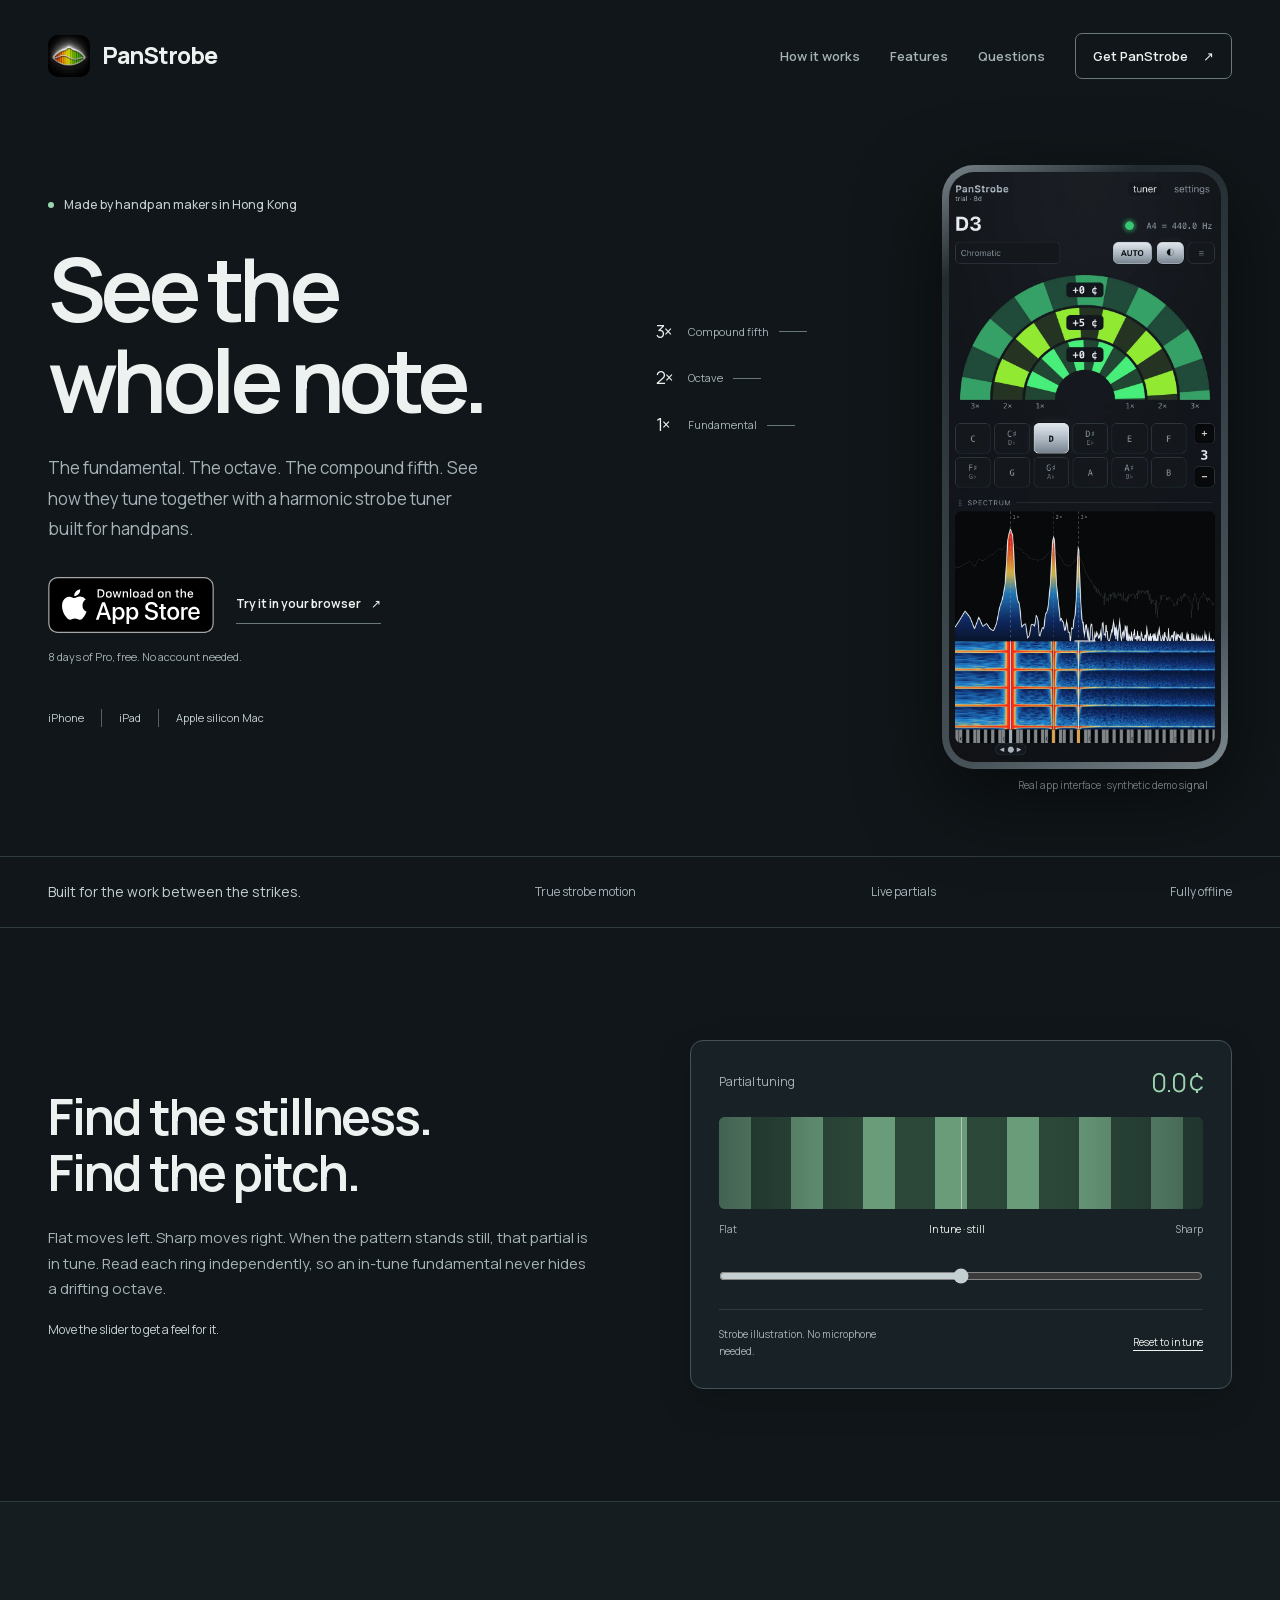
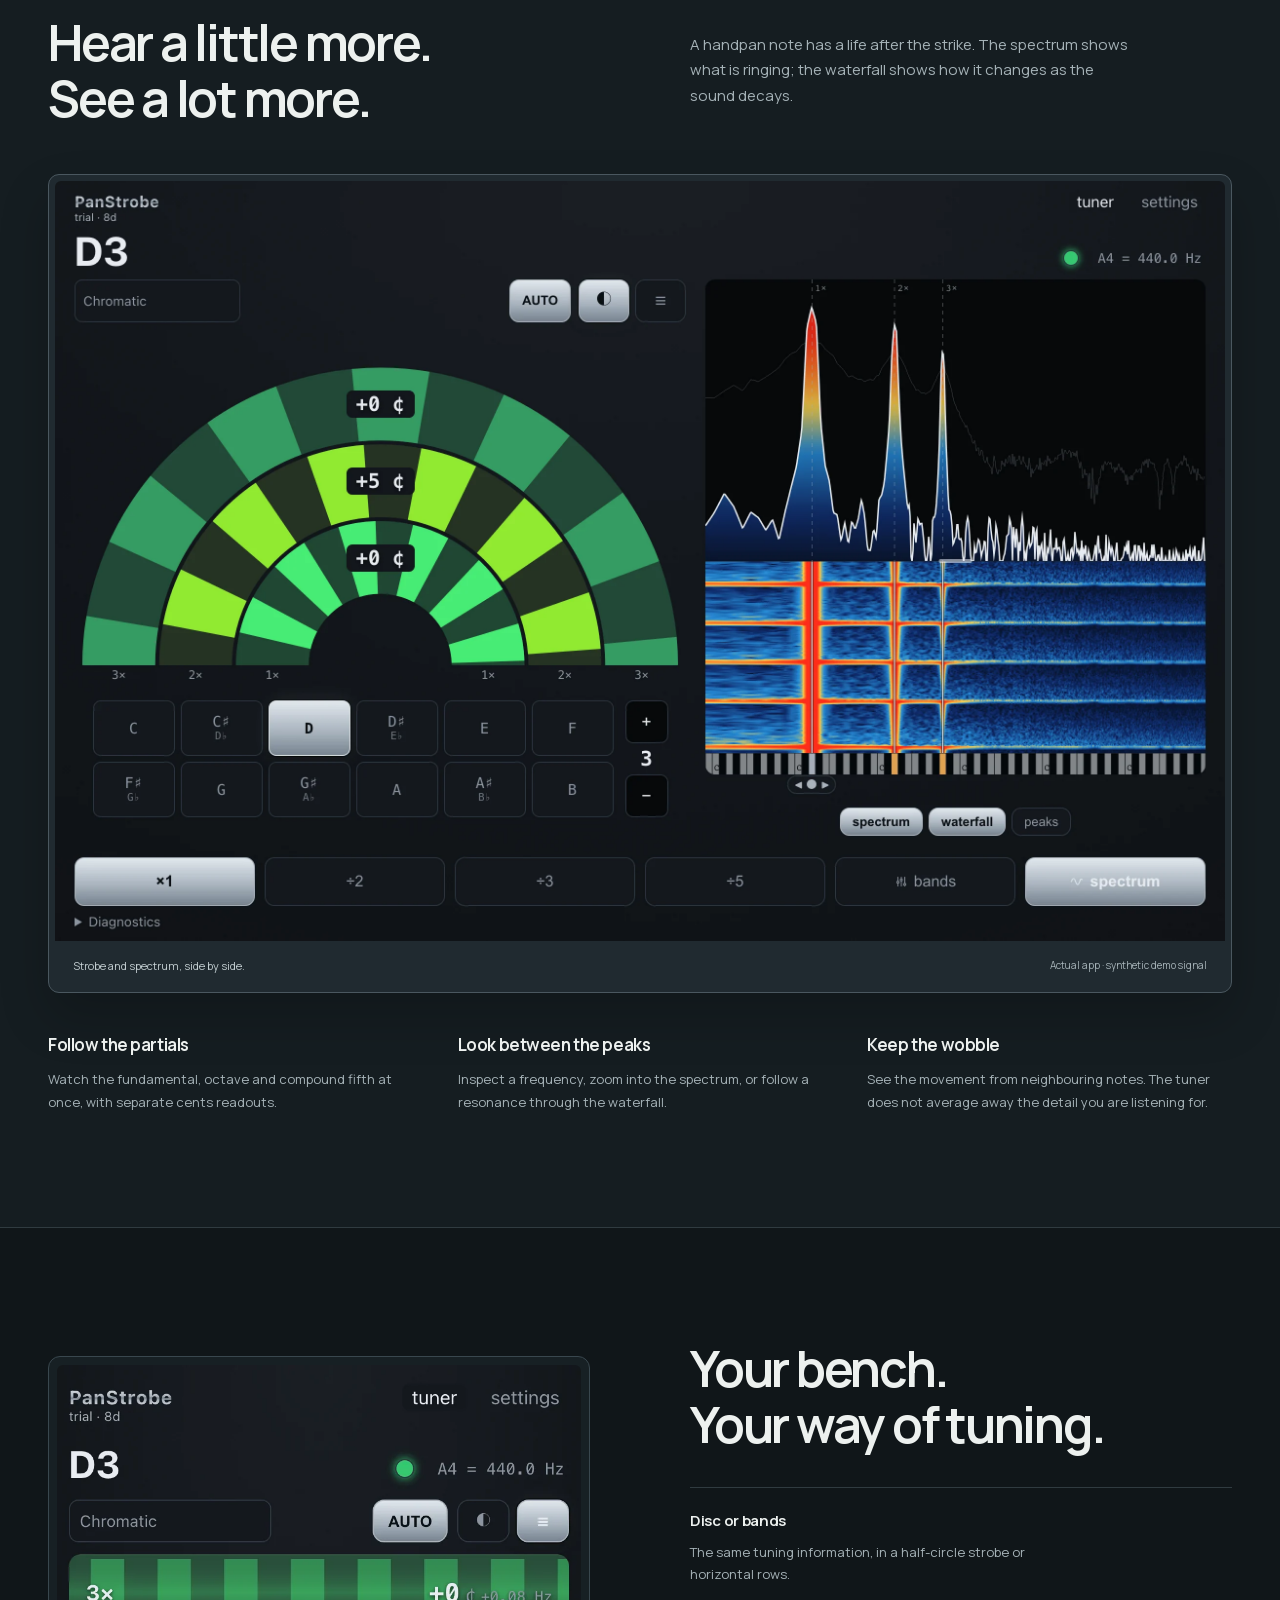
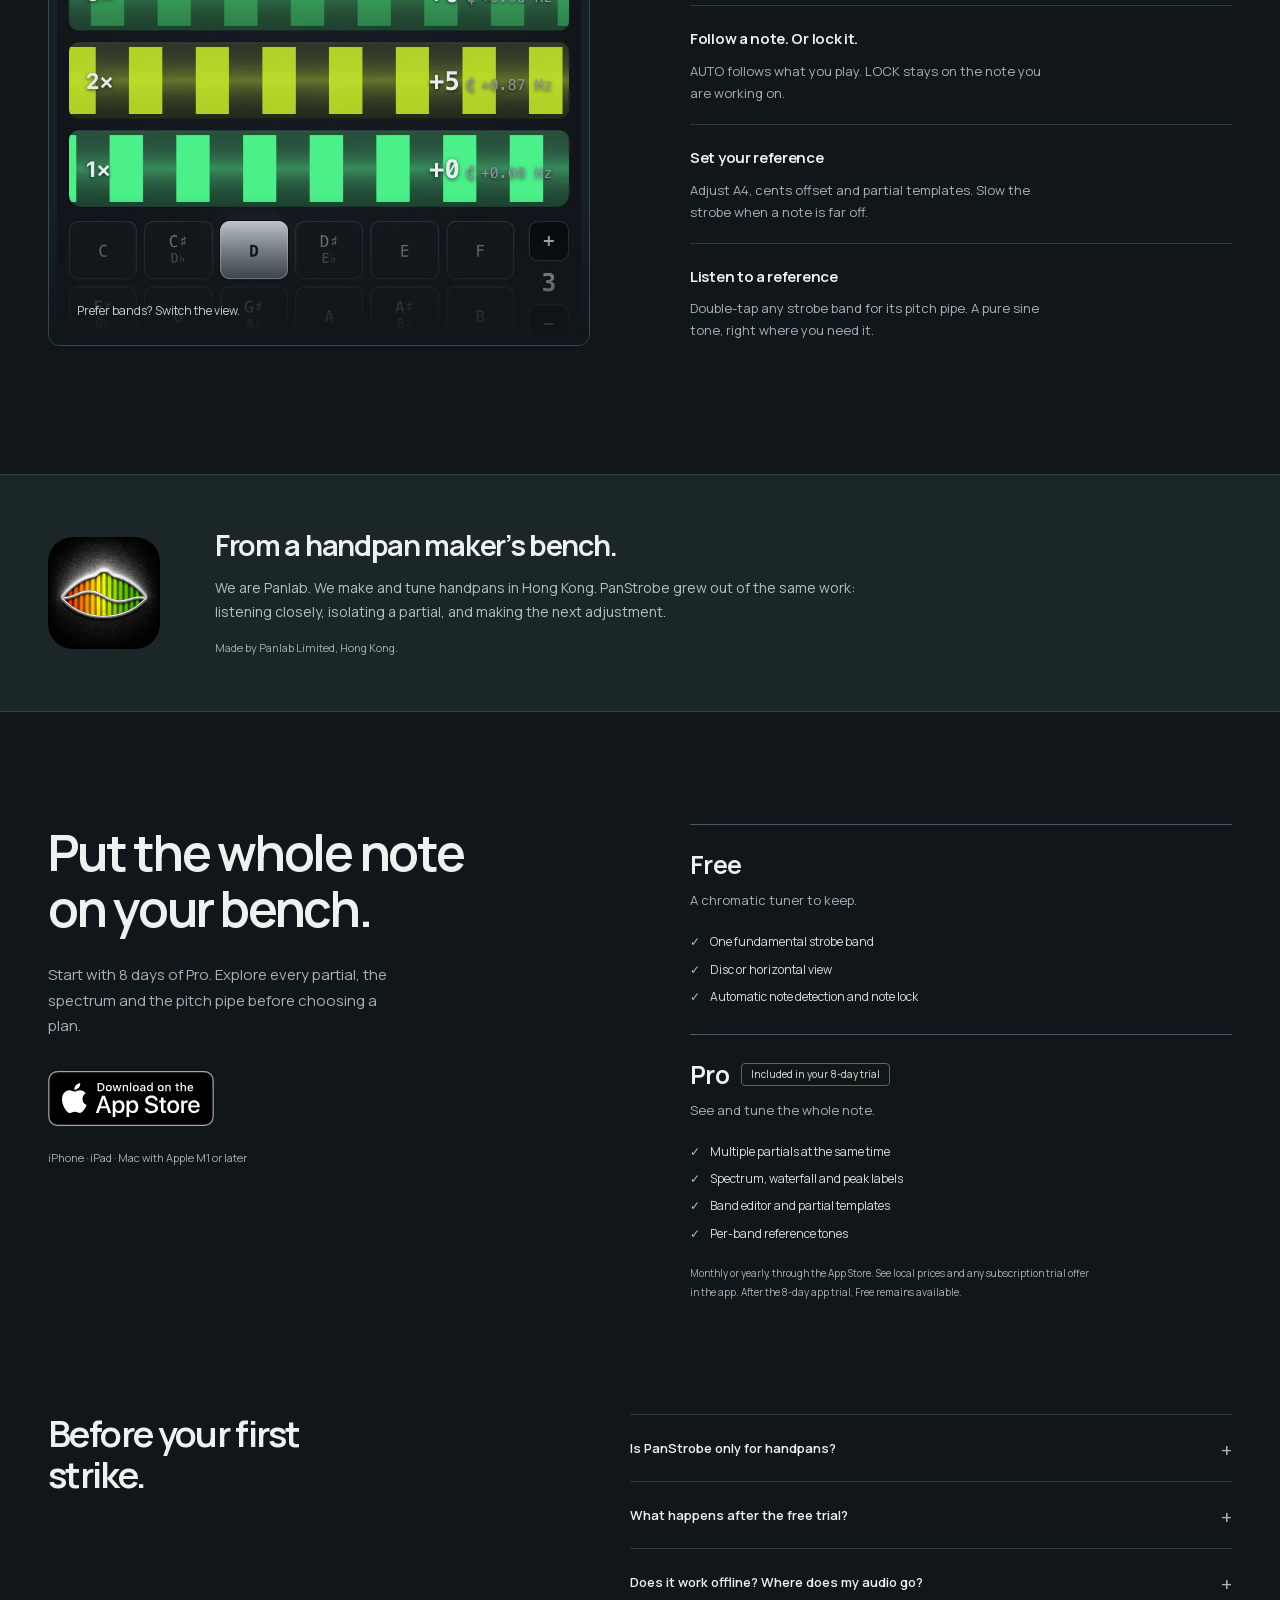
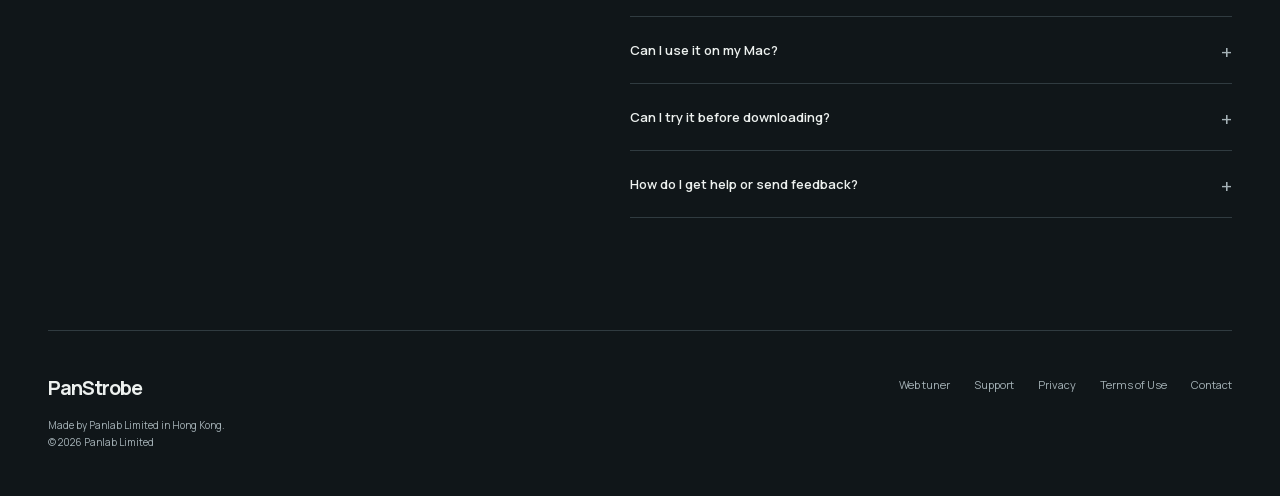
<file: index.html>
<!doctype html>
<html lang="en">
  <head>
    <meta charset="utf-8" />
    <meta name="viewport" content="width=device-width, initial-scale=1" />
    <meta name="theme-color" content="#101619" />
    <title>PanStrobe — See the whole note. A handpan strobe tuner.</title>
    <meta
      name="description"
      content="A harmonic strobe tuner made by handpan makers. See the fundamental, octave and compound fifth together, with a live spectrum and waterfall. Try Pro free for 8 days."
    />
    <link rel="canonical" href="https://panstrobe.app/" />
    <meta property="og:type" content="website" />
    <meta property="og:url" content="https://panstrobe.app/" />
    <meta property="og:title" content="PanStrobe — See the whole note." />
    <meta
      property="og:description"
      content="A harmonic strobe tuner made by handpan makers. For iPhone, iPad and Apple silicon Mac."
    />
    <meta
      property="og:image"
      content="https://panstrobe.app/assets/social-preview.jpg"
    />
    <meta property="og:image:width" content="1200" />
    <meta property="og:image:height" content="630" />
    <meta name="twitter:card" content="summary_large_image" />
    <link rel="icon" type="image/png" href="/assets/panstrobe-icon.png" />
    <link rel="apple-touch-icon" href="/assets/panstrobe-icon.png" />
    <link
      rel="preload"
      as="font"
      href="/assets/manrope-latin.woff2"
      type="font/woff2"
      crossorigin
    />
    <link rel="stylesheet" href="/styles.css" />
    <script>
      // Preserve old tuner bookmarks and existing standalone PWA installs.
      if (
        location.hash.startsWith("#/") ||
        matchMedia("(display-mode: standalone)").matches ||
        navigator.standalone === true
      ) {
        location.replace(
          "/app/" + (location.hash.startsWith("#/") ? location.hash : ""),
        );
      }
    </script>
    <script type="module" src="/landing.js"></script>
    <script type="application/ld+json">
      {
        "@context": "https://schema.org",
        "@type": "SoftwareApplication",
        "name": "PanStrobe",
        "applicationCategory": "MusicApplication",
        "operatingSystem": "iOS 15+, iPadOS 15+, macOS 12+ on Apple silicon",
        "url": "https://panstrobe.app/",
        "downloadUrl": "https://apps.apple.com/app/id6797985549",
        "author": { "@type": "Organization", "name": "Panlab Limited" },
        "offers": {
          "@type": "Offer",
          "price": "0",
          "priceCurrency": "USD",
          "description": "Free download with in-app purchases. Includes an 8-day Pro trial."
        }
      }
    </script>
  </head>
  <body>
    <a class="skip-link" href="#main">Skip to content</a>
    <header class="site-header wrap">
      <a class="brand" href="/" aria-label="PanStrobe home">
        <img src="/assets/panstrobe-icon.png" alt="" width="42" height="42" />
        <span>PanStrobe</span>
      </a>
      <nav aria-label="Main navigation">
        <a class="nav-section" href="#how-it-works">How it works</a>
        <a class="nav-section" href="#features">Features</a>
        <a class="nav-section" href="#questions">Questions</a>
        <a class="nav-download" href="#download"
          >Get PanStrobe <span aria-hidden="true">↗</span></a
        >
      </nav>
    </header>

    <main id="main">
      <section class="hero wrap" aria-labelledby="hero-title">
        <div class="hero-copy">
          <p class="maker-line">
            <span class="maker-dot" aria-hidden="true"></span> Made by handpan
            makers in Hong Kong
          </p>
          <h1 id="hero-title">See the<br />whole note.</h1>
          <p class="hero-description">
            The fundamental. The octave. The compound fifth. See how they tune
            together with a harmonic strobe tuner built for handpans.
          </p>
          <div class="hero-actions">
            <a
              class="store-link"
              href="https://apps.apple.com/app/id6797985549"
              aria-label="Download PanStrobe on the App Store"
            >
              <img
                src="/assets/app-store-badge.svg"
                width="166"
                height="56"
                alt="Download on the App Store"
              />
            </a>
            <a class="text-link" href="/app/"
              >Try it in your browser <span aria-hidden="true">↗</span></a
            >
          </div>
          <p class="trial-note">8 days of Pro, free. No account needed.</p>
          <div class="hero-platforms" aria-label="Available platforms">
            <span>iPhone</span><span>iPad</span><span>Apple silicon Mac</span>
          </div>
        </div>
        <figure class="hero-instrument">
          <div class="phone-shell">
            <img
              class="phone-screen"
              src="/assets/tuner-phone.webp"
              width="880"
              height="1912"
              alt="PanStrobe showing a D3 note, three strobe rings, and a spectrum with a filled waterfall"
              fetchpriority="high"
            />
          </div>
          <div class="partial-key" aria-label="The three handpan partials">
            <div>
              <span class="partial-ratio">3×</span><span>Compound fifth</span>
            </div>
            <div><span class="partial-ratio">2×</span><span>Octave</span></div>
            <div>
              <span class="partial-ratio">1×</span><span>Fundamental</span>
            </div>
          </div>
          <figcaption>Real app interface · synthetic demo signal</figcaption>
        </figure>
      </section>

      <div class="workshop-strip">
        <div class="wrap">
          <p>Built for the work between the strikes.</p>
          <span>True strobe motion</span><span>Live partials</span
          ><span>Fully offline</span>
        </div>
      </div>

      <section
        class="motion-section wrap section-space"
        id="how-it-works"
        aria-labelledby="motion-title"
      >
        <div class="section-copy">
          <h2 id="motion-title">Find the stillness.<br />Find the pitch.</h2>
          <p>
            Flat moves left. Sharp moves right. When the pattern stands still,
            that partial is in tune. Read each ring independently, so an in-tune
            fundamental never hides a drifting octave.
          </p>
          <p class="muted">Move the slider to get a feel for it.</p>
        </div>
        <div class="strobe-demo" data-strobe-demo>
          <div class="demo-readout">
            <span>Partial tuning</span
            ><output id="cents-value" for="detune">0.0 ¢</output>
          </div>
          <div class="demo-window" aria-hidden="true">
            <div class="demo-stripes"></div>
            <span class="demo-centre"></span>
          </div>
          <div class="demo-direction">
            <span>Flat</span
            ><span id="direction-value" aria-live="polite">In tune · still</span
            ><span>Sharp</span>
          </div>
          <label class="sr-only" for="detune"
            >Explore strobe motion, from 8 cents flat to 8 cents sharp</label
          >
          <input
            id="detune"
            type="range"
            min="-8"
            max="8"
            step="0.1"
            value="0"
            aria-describedby="demo-description"
          />
          <div class="demo-footer">
            <p id="demo-description">
              Strobe illustration. No microphone needed.
            </p>
            <button id="reset-detune" type="button">Reset to in tune</button>
          </div>
        </div>
      </section>

      <section
        class="spectrum-section section-space"
        id="features"
        aria-labelledby="spectrum-title"
      >
        <div class="wrap">
          <div class="section-heading">
            <h2 id="spectrum-title">
              Hear a little more.<br />See a lot more.
            </h2>
            <p>
              A handpan note has a life after the strike. The spectrum shows
              what is ringing; the waterfall shows how it changes as the sound
              decays.
            </p>
          </div>
          <figure class="desktop-preview">
            <img
              src="/assets/tuner-desktop.webp"
              width="2400"
              height="1560"
              alt="Landscape PanStrobe with the strobe disc on the left and the live spectrum and waterfall on the right"
              loading="lazy"
            />
            <figcaption>
              <span>Strobe and spectrum, side by side.</span
              ><span>Actual app · synthetic demo signal</span>
            </figcaption>
          </figure>
          <div class="feature-notes">
            <article>
              <h3>Follow the partials</h3>
              <p>
                Watch the fundamental, octave and compound fifth at once, with
                separate cents readouts.
              </p>
            </article>
            <article>
              <h3>Look between the peaks</h3>
              <p>
                Inspect a frequency, zoom into the spectrum, or follow a
                resonance through the waterfall.
              </p>
            </article>
            <article>
              <h3>Keep the wobble</h3>
              <p>
                See the movement from neighbouring notes. The tuner does not
                average away the detail you are listening for.
              </p>
            </article>
          </div>
        </div>
      </section>

      <section
        class="bench-section wrap section-space"
        aria-labelledby="bench-title"
      >
        <figure class="rows-preview">
          <img
            src="/assets/tuner-rows.webp"
            width="880"
            height="1912"
            alt="Horizontal strobe bands showing a separate tuning reading for each partial"
            loading="lazy"
          />
          <figcaption>Prefer bands? Switch the view.</figcaption>
        </figure>
        <div class="bench-copy">
          <h2 id="bench-title">Your bench.<br />Your way of tuning.</h2>
          <dl class="bench-features">
            <div>
              <dt>Disc or bands</dt>
              <dd>
                The same tuning information, in a half-circle strobe or
                horizontal rows.
              </dd>
            </div>
            <div>
              <dt>Follow a note. Or lock it.</dt>
              <dd>
                AUTO follows what you play. LOCK stays on the note you are
                working on.
              </dd>
            </div>
            <div>
              <dt>Set your reference</dt>
              <dd>
                Adjust A4, cents offset and partial templates. Slow the strobe
                when a note is far off.
              </dd>
            </div>
            <div>
              <dt>Listen to a reference</dt>
              <dd>
                Double-tap any strobe band for its pitch pipe. A pure sine tone,
                right where you need it.
              </dd>
            </div>
          </dl>
        </div>
      </section>

      <section class="maker-section">
        <div class="wrap maker-inner">
          <img
            src="/assets/panstrobe-icon.png"
            alt="PanStrobe handpan and sine-wave icon"
            width="112"
            height="112"
            loading="lazy"
          />
          <div>
            <h2>From a handpan maker’s bench.</h2>
            <p>
              We are Panlab. We make and tune handpans in Hong Kong. PanStrobe
              grew out of the same work: listening closely, isolating a partial,
              and making the next adjustment.
            </p>
            <p class="maker-signature">Made by Panlab Limited, Hong Kong.</p>
          </div>
        </div>
      </section>

      <section
        class="download-section wrap section-space"
        id="download"
        aria-labelledby="download-title"
      >
        <div class="download-copy">
          <h2 id="download-title">Put the whole note<br />on your bench.</h2>
          <p>
            Start with 8 days of Pro. Explore every partial, the spectrum and
            the pitch pipe before choosing a plan.
          </p>
          <a
            class="store-link"
            href="https://apps.apple.com/app/id6797985549"
            aria-label="Download PanStrobe on the App Store"
            ><img
              src="/assets/app-store-badge.svg"
              width="166"
              height="56"
              alt="Download on the App Store"
              loading="lazy"
          /></a>
          <p class="download-platforms">
            iPhone · iPad · Mac with Apple M1 or later
          </p>
        </div>
        <div class="plan-comparison">
          <div class="plan-line">
            <h3>Free</h3>
            <p>A chromatic tuner to keep.</p>
            <ul>
              <li>One fundamental strobe band</li>
              <li>Disc or horizontal view</li>
              <li>Automatic note detection and note lock</li>
            </ul>
          </div>
          <div class="plan-line pro-line">
            <h3>Pro <span>Included in your 8-day trial</span></h3>
            <p>See and tune the whole note.</p>
            <ul>
              <li>Multiple partials at the same time</li>
              <li>Spectrum, waterfall and peak labels</li>
              <li>Band editor and partial templates</li>
              <li>Per-band reference tones</li>
            </ul>
            <p class="plan-detail">
              Monthly or yearly, through the App Store. See local prices and any
              subscription trial offer in the app. After the 8-day app trial,
              Free remains available.
            </p>
          </div>
        </div>
      </section>

      <section
        class="faq-section wrap section-space"
        id="questions"
        aria-labelledby="faq-title"
      >
        <h2 id="faq-title">Before your first strike.</h2>
        <div class="faq-list">
          <details>
            <summary>Is PanStrobe only for handpans?</summary>
            <div>
              <p>
                It is built around handpan tuning, especially the fundamental,
                octave and compound fifth. The chromatic tuner can also follow
                other pitched instruments. Pro lets you choose different partial
                templates.
              </p>
            </div>
          </details>
          <details>
            <summary>What happens after the free trial?</summary>
            <div>
              <p>
                The first 8 days unlock Pro without starting a paid
                subscription. After that, you can keep using the single-band
                Free tuner, or choose a monthly or yearly Pro subscription in
                the app. Any subscription free trial is a separate App Store
                offer, shown before you confirm a purchase.
              </p>
            </div>
          </details>
          <details>
            <summary>Does it work offline? Where does my audio go?</summary>
            <div>
              <p>
                Tuning works fully offline once the app is installed. Audio is
                analysed on your device and is not uploaded. You do not need an
                account. An internet connection is needed to download the app or
                buy or restore a subscription.
              </p>
            </div>
          </details>
          <details>
            <summary>Can I use it on my Mac?</summary>
            <div>
              <p>
                Yes, on a Mac with an Apple M1 chip or later and macOS 12 or
                later. PanStrobe runs as the iPad app on Apple silicon. Intel
                Macs can use the <a href="/app/">browser version</a> in a
                supported browser with microphone access.
              </p>
            </div>
          </details>
          <details>
            <summary>Can I try it before downloading?</summary>
            <div>
              <p>
                Open the <a href="/app/">web tuner</a>, allow microphone access,
                and play a note. The native app is available on the App Store
                for iPhone, iPad and Apple silicon Mac.
              </p>
            </div>
          </details>
          <details>
            <summary>How do I get help or send feedback?</summary>
            <div>
              <p>
                See the <a href="/support.html">support page</a> or write to
                <a href="mailto:play@panlab.hk">play@panlab.hk</a>. We read
                feedback as makers and as the people building the app.
              </p>
            </div>
          </details>
        </div>
      </section>
    </main>

    <footer class="site-footer wrap">
      <div>
        <a class="footer-brand" href="/">PanStrobe</a>
        <p>Made by Panlab Limited in Hong Kong.<br />© 2026 Panlab Limited</p>
      </div>
      <nav aria-label="Footer navigation">
        <a href="/app/">Web tuner</a><a href="/support.html">Support</a
        ><a href="/privacy.html">Privacy</a
        ><a
          href="https://www.apple.com/legal/internet-services/itunes/dev/stdeula/"
          >Terms of Use</a
        ><a href="mailto:play@panlab.hk">Contact</a>
      </nav>
    </footer>
  </body>
</html>
</file>
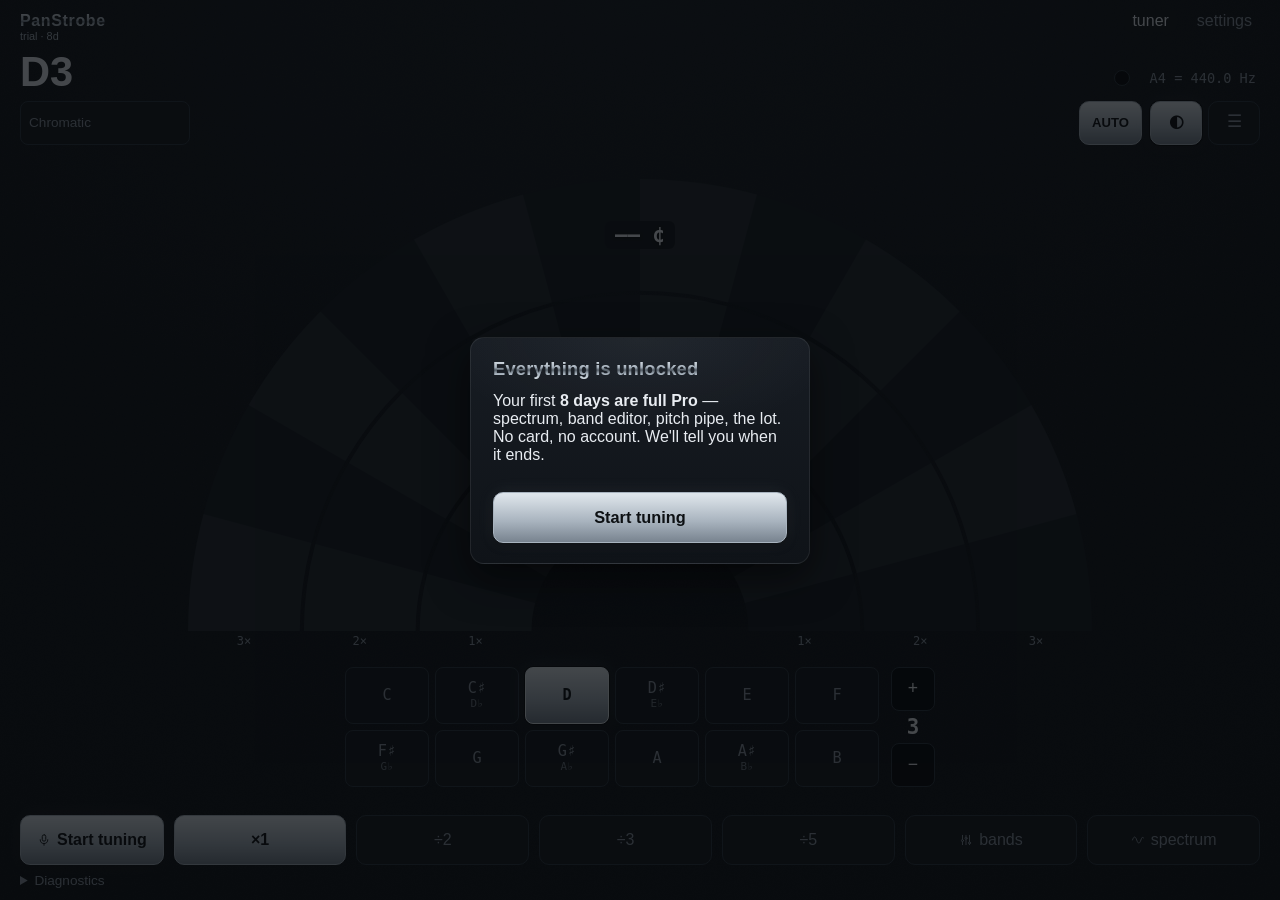
<file: app/index.html>
<!doctype html>
<html lang="en">
  <head>
    <meta charset="UTF-8" />
    <meta
      name="viewport"
      content="width=device-width, initial-scale=1.0, viewport-fit=cover, user-scalable=no"
    />
    <meta name="theme-color" content="#101418" />
    <meta name="mobile-web-app-capable" content="yes" />
    <meta name="apple-mobile-web-app-capable" content="yes" />
    <meta name="apple-mobile-web-app-status-bar-style" content="black-translucent" />
    <meta name="apple-mobile-web-app-title" content="PanStrobe" />
    <link rel="apple-touch-icon" href="/app/icons/apple-touch-icon.png" />
    <title>PanStrobe</title>
    <script type="module" crossorigin src="/app/assets/index-B7IiJDAC.js"></script>
    <link rel="stylesheet" crossorigin href="/app/assets/index-DFLqyXCS.css">
  <link rel="manifest" href="/app/manifest.webmanifest"><script id="vite-plugin-pwa:register-sw" src="/app/registerSW.js"></script></head>
  <body>
    <div id="app"></div>
  </body>
</html>
</file>
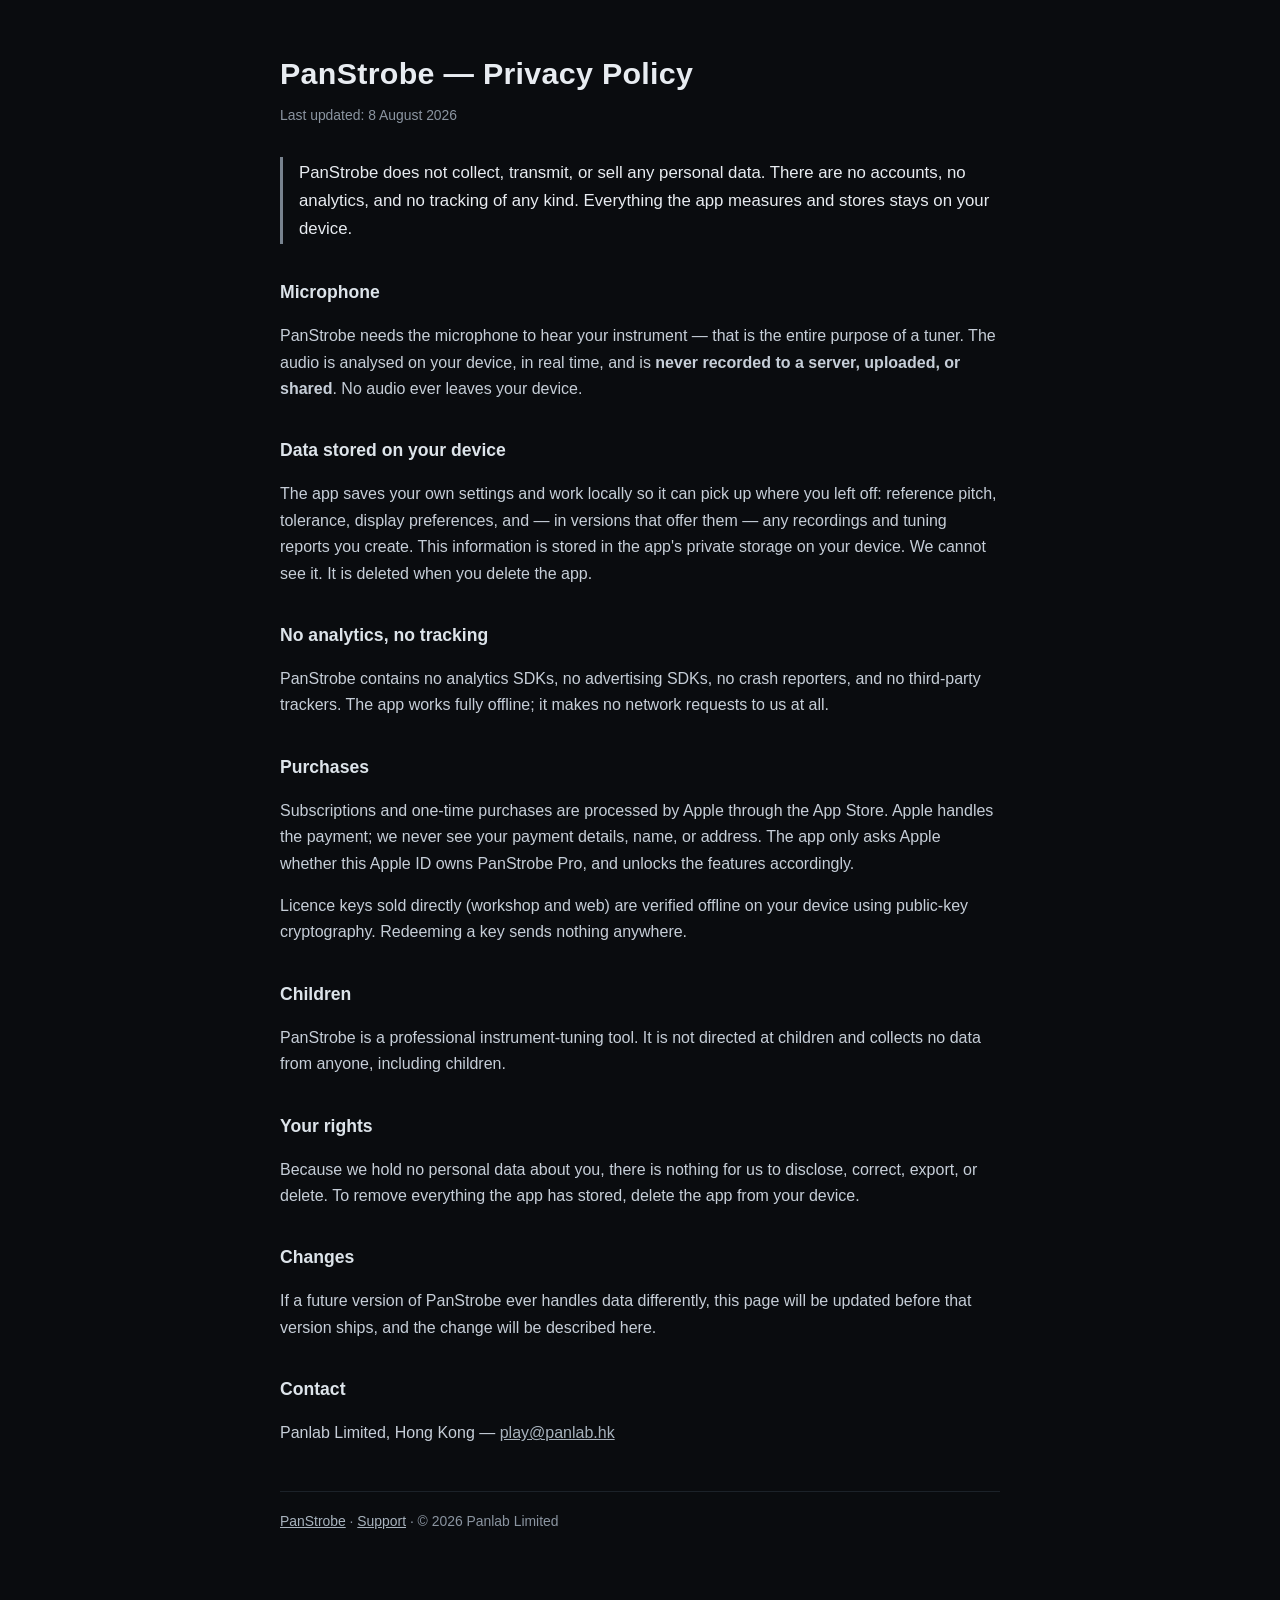
<file: privacy.html>
<!doctype html>
<html lang="en">
<head>
<meta charset="utf-8">
<meta name="viewport" content="width=device-width, initial-scale=1">
<title>Privacy Policy — PanStrobe</title>
<style>
  :root { color-scheme: dark; }
  body {
    margin: 0; padding: 48px 20px 80px;
    background: #0a0c0f; color: #e8ecf1;
    font: 16px/1.65 -apple-system, BlinkMacSystemFont, "Segoe UI", Roboto, Helvetica, Arial, sans-serif;
  }
  main { max-width: 720px; margin: 0 auto; }
  h1 { font-size: 1.9rem; margin: 0 0 6px; letter-spacing: 0.01em; }
  h2 { font-size: 1.1rem; margin: 34px 0 8px; color: #dde4ea; }
  .updated { color: #8b95a1; font-size: 0.87rem; margin: 0 0 30px; }
  p, li { color: #c6ceD8; }
  a { color: #a8b3be; }
  ul { padding-left: 22px; }
  .lead {
    border-left: 3px solid #78838f; padding: 2px 0 2px 16px;
    color: #e8ecf1; font-size: 1.05rem;
  }
  footer { margin-top: 44px; padding-top: 18px; border-top: 1px solid #1c2229;
           color: #8b95a1; font-size: 0.87rem; }
</style>
</head>
<body>
<main>
  <h1>PanStrobe — Privacy Policy</h1>
  <p class="updated">Last updated: 8 August 2026</p>

  <p class="lead">
    PanStrobe does not collect, transmit, or sell any personal data.
    There are no accounts, no analytics, and no tracking of any kind.
    Everything the app measures and stores stays on your device.
  </p>

  <h2>Microphone</h2>
  <p>
    PanStrobe needs the microphone to hear your instrument — that is the
    entire purpose of a tuner. The audio is analysed on your device, in real
    time, and is <strong>never recorded to a server, uploaded, or shared</strong>.
    No audio ever leaves your device.
  </p>

  <h2>Data stored on your device</h2>
  <p>
    The app saves your own settings and work locally so it can pick up where
    you left off: reference pitch, tolerance, display preferences, and — in
    versions that offer them — any recordings and tuning reports you create.
    This information is stored in the app's private storage on your device.
    We cannot see it. It is deleted when you delete the app.
  </p>

  <h2>No analytics, no tracking</h2>
  <p>
    PanStrobe contains no analytics SDKs, no advertising SDKs, no crash
    reporters, and no third-party trackers. The app works fully offline; it
    makes no network requests to us at all.
  </p>

  <h2>Purchases</h2>
  <p>
    Subscriptions and one-time purchases are processed by Apple through the
    App Store. Apple handles the payment; we never see your payment details,
    name, or address. The app only asks Apple whether this Apple ID owns
    PanStrobe Pro, and unlocks the features accordingly.
  </p>
  <p>
    Licence keys sold directly (workshop and web) are verified offline on your
    device using public-key cryptography. Redeeming a key sends nothing
    anywhere.
  </p>

  <h2>Children</h2>
  <p>
    PanStrobe is a professional instrument-tuning tool. It is not directed at
    children and collects no data from anyone, including children.
  </p>

  <h2>Your rights</h2>
  <p>
    Because we hold no personal data about you, there is nothing for us to
    disclose, correct, export, or delete. To remove everything the app has
    stored, delete the app from your device.
  </p>

  <h2>Changes</h2>
  <p>
    If a future version of PanStrobe ever handles data differently, this page
    will be updated before that version ships, and the change will be
    described here.
  </p>

  <h2>Contact</h2>
  <p>
    Panlab Limited, Hong Kong — <a href="mailto:play@panlab.hk">play@panlab.hk</a>
  </p>

  <footer>
    <a href="/">PanStrobe</a> · <a href="/support.html">Support</a> ·
    © 2026 Panlab Limited
  </footer>
</main>
</body>
</html>
</file>
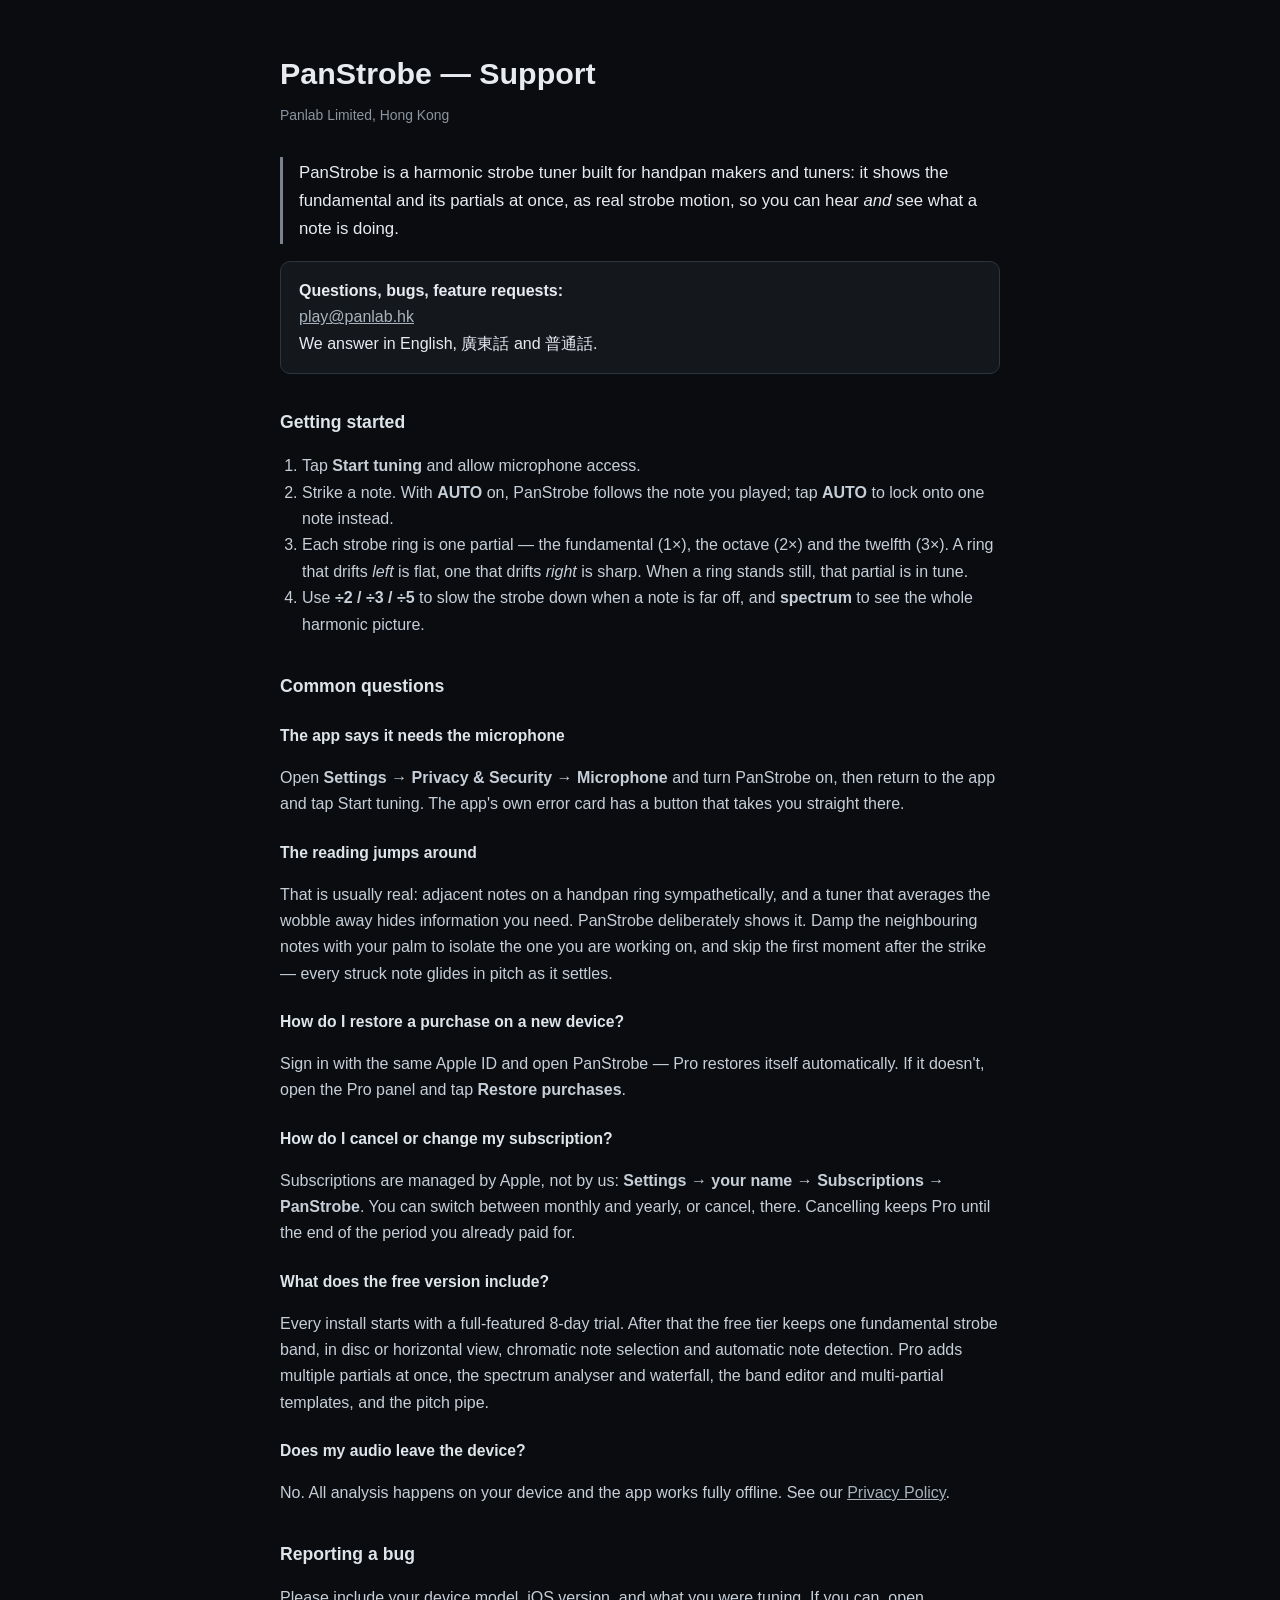
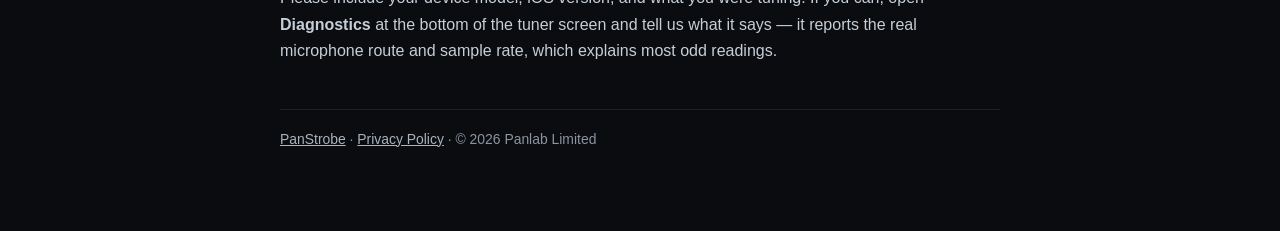
<file: support.html>
<!doctype html>
<html lang="en">
<head>
<meta charset="utf-8">
<meta name="viewport" content="width=device-width, initial-scale=1">
<title>Support — PanStrobe</title>
<style>
  :root { color-scheme: dark; }
  body {
    margin: 0; padding: 48px 20px 80px;
    background: #0a0c0f; color: #e8ecf1;
    font: 16px/1.65 -apple-system, BlinkMacSystemFont, "Segoe UI", Roboto, Helvetica, Arial, sans-serif;
  }
  main { max-width: 720px; margin: 0 auto; }
  h1 { font-size: 1.9rem; margin: 0 0 6px; }
  h2 { font-size: 1.1rem; margin: 34px 0 8px; color: #dde4ea; }
  h3 { font-size: 0.98rem; margin: 22px 0 4px; color: #dde4ea; }
  .updated { color: #8b95a1; font-size: 0.87rem; margin: 0 0 30px; }
  p, li { color: #c6ceD8; }
  a { color: #a8b3be; }
  ul, ol { padding-left: 22px; }
  .lead {
    border-left: 3px solid #78838f; padding: 2px 0 2px 16px;
    color: #e8ecf1; font-size: 1.05rem;
  }
  .contact {
    margin-top: 12px; padding: 16px 18px; border: 1px solid #2c3640;
    border-radius: 10px; background: #14181d;
  }
  footer { margin-top: 44px; padding-top: 18px; border-top: 1px solid #1c2229;
           color: #8b95a1; font-size: 0.87rem; }
</style>
</head>
<body>
<main>
  <h1>PanStrobe — Support</h1>
  <p class="updated">Panlab Limited, Hong Kong</p>

  <p class="lead">
    PanStrobe is a harmonic strobe tuner built for handpan makers and tuners:
    it shows the fundamental and its partials at once, as real strobe motion,
    so you can hear <em>and</em> see what a note is doing.
  </p>

  <div class="contact">
    <strong>Questions, bugs, feature requests:</strong><br>
    <a href="mailto:play@panlab.hk">play@panlab.hk</a><br>
    We answer in English, 廣東話 and 普通話.
  </div>

  <h2>Getting started</h2>
  <ol>
    <li>Tap <strong>Start tuning</strong> and allow microphone access.</li>
    <li>Strike a note. With <strong>AUTO</strong> on, PanStrobe follows the
      note you played; tap <strong>AUTO</strong> to lock onto one note instead.</li>
    <li>Each strobe ring is one partial — the fundamental (1×), the octave (2×)
      and the twelfth (3×). A ring that drifts <em>left</em> is flat, one that
      drifts <em>right</em> is sharp. When a ring stands still, that partial is
      in tune.</li>
    <li>Use <strong>÷2 / ÷3 / ÷5</strong> to slow the strobe down when a note
      is far off, and <strong>spectrum</strong> to see the whole harmonic
      picture.</li>
  </ol>

  <h2>Common questions</h2>

  <h3>The app says it needs the microphone</h3>
  <p>
    Open <strong>Settings → Privacy &amp; Security → Microphone</strong> and turn
    PanStrobe on, then return to the app and tap Start tuning. The app's own
    error card has a button that takes you straight there.
  </p>

  <h3>The reading jumps around</h3>
  <p>
    That is usually real: adjacent notes on a handpan ring sympathetically, and
    a tuner that averages the wobble away hides information you need. PanStrobe
    deliberately shows it. Damp the neighbouring notes with your palm to isolate
    the one you are working on, and skip the first moment after the strike —
    every struck note glides in pitch as it settles.
  </p>

  <h3>How do I restore a purchase on a new device?</h3>
  <p>
    Sign in with the same Apple ID and open PanStrobe — Pro restores itself
    automatically. If it doesn't, open the Pro panel and tap
    <strong>Restore purchases</strong>.
  </p>

  <h3>How do I cancel or change my subscription?</h3>
  <p>
    Subscriptions are managed by Apple, not by us:
    <strong>Settings → your name → Subscriptions → PanStrobe</strong>. You can
    switch between monthly and yearly, or cancel, there. Cancelling keeps Pro
    until the end of the period you already paid for.
  </p>

  <h3>What does the free version include?</h3>
  <p>
    Every install starts with a full-featured 8-day trial. After that the free
    tier keeps one fundamental strobe band, in disc or horizontal view,
    chromatic note selection and automatic note detection. Pro adds multiple
    partials at once, the spectrum analyser and waterfall, the band editor
    and multi-partial templates, and the pitch pipe.
  </p>

  <h3>Does my audio leave the device?</h3>
  <p>
    No. All analysis happens on your device and the app works fully offline.
    See our <a href="/privacy.html">Privacy Policy</a>.
  </p>

  <h2>Reporting a bug</h2>
  <p>
    Please include your device model, iOS version, and what you were tuning.
    If you can, open <strong>Diagnostics</strong> at the bottom of the tuner
    screen and tell us what it says — it reports the real microphone route and
    sample rate, which explains most odd readings.
  </p>

  <footer>
    <a href="/">PanStrobe</a> · <a href="/privacy.html">Privacy Policy</a> ·
    © 2026 Panlab Limited
  </footer>
</main>
</body>
</html>
</file>
<file: styles.css>
@font-face {
  font-family: Manrope;
  font-style: normal;
  font-weight: 200 800;
  font-display: swap;
  src: url("/assets/manrope-latin.woff2") format("woff2");
}
:root {
  color-scheme: dark;
  --bg: #101619;
  --surface: #161e22;
  --ink: #edf1ef;
  --muted: #a5b2b7;
  --line: #303b40;
  --steel: #c4cfd2;
  --signal: #9bd4ae;
  --warm: #dcc895;
  --width: 1200px;
  font-family: Manrope, "Avenir Next", sans-serif;
  font-synthesis: none;
  scroll-behavior: smooth;
  scroll-padding-top: 32px;
}
* {
  box-sizing: border-box;
}
body {
  margin: 0;
  background: var(--bg);
  color: var(--ink);
  font-size: 16px;
  line-height: 1.7;
  -webkit-font-smoothing: antialiased;
}
button,
input {
  font: inherit;
}
a {
  color: inherit;
}
img {
  display: block;
  max-width: 100%;
  height: auto;
}
button,
a,
input,
summary {
  -webkit-tap-highlight-color: transparent;
}
button,
a,
summary {
  touch-action: manipulation;
}
a:focus-visible,
button:focus-visible,
summary:focus-visible,
input:focus-visible {
  outline: 2px solid var(--signal);
  outline-offset: 6px;
}
::selection {
  background: #90bda6;
  color: #101619;
}
h1,
h2,
h3,
p,
figure {
  margin: 0;
}
h1,
h2,
h3 {
  line-height: 1.12;
  letter-spacing: -0.045em;
}
h2 {
  font-size: clamp(32px, 4.1vw, 50px);
  font-weight: 650;
}
h3 {
  font-size: 19px;
  letter-spacing: -0.025em;
  font-weight: 650;
}
p {
  max-width: 65ch;
}
ul {
  padding: 0;
  margin: 0;
  list-style: none;
}
.wrap {
  width: min(calc(100% - 96px), var(--width));
  margin-inline: auto;
}
.section-space {
  padding-block: 112px;
}
.sr-only,
.skip-link:not(:focus) {
  position: absolute;
  width: 1px;
  height: 1px;
  padding: 0;
  margin: -1px;
  overflow: hidden;
  clip: rect(0, 0, 0, 0);
  white-space: nowrap;
  border: 0;
}
.skip-link:focus {
  position: fixed;
  z-index: 10;
  top: 12px;
  left: 12px;
  padding: 12px 20px;
  background: var(--ink);
  color: var(--bg);
}
.site-header {
  height: 112px;
  display: flex;
  align-items: center;
  justify-content: space-between;
  gap: 24px;
}
.brand {
  display: flex;
  gap: 12px;
  align-items: center;
  text-decoration: none;
}
.brand img {
  border-radius: 10px;
  width: 42px;
  height: 42px;
}
.brand span {
  font-size: 23px;
  font-weight: 750;
  letter-spacing: -1px;
}
.site-header nav {
  display: flex;
  align-items: center;
  gap: 30px;
  font-size: 13px;
  font-weight: 600;
}
.site-header nav a {
  text-decoration: none;
}
.nav-section {
  color: var(--muted);
}
.nav-section:hover {
  color: var(--ink);
}
.nav-download {
  border: 1px solid #6a777c;
  border-radius: 7px;
  padding: 11px 17px;
}
.nav-download:hover {
  background: #263137;
}
.nav-download span {
  margin-left: 12px;
}
.hero {
  display: grid;
  grid-template-columns: 1fr 1fr;
  gap: 32px;
  align-items: center;
  padding-block: 30px 64px;
  min-height: 740px;
}
.hero-copy {
  padding-bottom: 12px;
  position: relative;
  z-index: 1;
}
.maker-line {
  display: flex;
  align-items: center;
  gap: 10px;
  color: var(--steel);
  font-size: 12px;
  font-weight: 500;
  letter-spacing: 0.01em;
  margin-bottom: 28px;
}
.maker-dot {
  width: 6px;
  height: 6px;
  border-radius: 50%;
  background: var(--signal);
}
h1 {
  font-size: clamp(64px, 6.9vw, 92px);
  font-weight: 650;
  letter-spacing: -0.065em;
  line-height: 1.03;
}
.hero-description {
  max-width: 435px;
  font-size: 17px;
  line-height: 1.8;
  color: var(--muted);
  margin-top: 28px;
}
.hero-actions {
  display: flex;
  align-items: center;
  gap: 22px;
  flex-wrap: wrap;
  margin-top: 32px;
}
.store-link {
  display: inline-block;
  border-radius: 9px;
  flex-shrink: 0;
}
.store-link img {
  width: 166px;
  height: 56px;
  object-fit: contain;
}
.text-link {
  font-size: 12px;
  font-weight: 650;
  text-decoration: none;
  border-bottom: 1px solid #6a777c;
  padding-block: 8px;
}
.text-link:hover {
  color: var(--signal);
}
.text-link span {
  margin-left: 8px;
}
.trial-note {
  margin-top: 15px;
  font-size: 11px;
  color: var(--muted);
}
.hero-platforms {
  display: flex;
  gap: 17px;
  font-size: 11px;
  color: var(--steel);
  margin-top: 42px;
}
.hero-platforms span + span {
  border-left: 1px solid #546066;
  padding-left: 17px;
}
.hero-instrument {
  position: relative;
  display: flex;
  justify-content: flex-end;
  padding-right: 4px;
  align-items: center;
  min-height: 650px;
}
.phone-shell {
  width: 286px;
  padding: 7px;
  background: linear-gradient(
    150deg,
    #7a858b,
    #212b30 15%,
    #475258 80%,
    #7c898f
  );
  border-radius: 32px;
  box-shadow: 0 28px 80px #0008;
  position: relative;
  z-index: 1;
}
.phone-screen {
  width: 100%;
  border-radius: 25px;
  background: #101619;
}
.partial-key {
  position: absolute;
  left: 0;
  top: 27%;
  z-index: 2;
  display: grid;
  gap: 18px;
  font-size: 11px;
  color: var(--muted);
}
.partial-key > div {
  display: flex;
  align-items: center;
  gap: 10px;
}
.partial-key > div:after {
  content: "";
  display: block;
  width: 28px;
  height: 1px;
  background: #68777d;
}
.partial-ratio {
  width: 22px;
  color: var(--ink);
  font-size: 17px;
  letter-spacing: -0.03em;
}
.hero-instrument figcaption {
  position: absolute;
  bottom: -2px;
  right: 24px;
  font-size: 10px;
  color: var(--muted);
}
.workshop-strip {
  border-block: 1px solid var(--line);
}
.workshop-strip .wrap {
  display: flex;
  align-items: center;
  justify-content: space-between;
  gap: 18px;
  padding-block: 23px;
  font-size: 12px;
}
.workshop-strip p {
  font-size: 14px;
  color: var(--steel);
}
.workshop-strip span {
  color: var(--muted);
}
.motion-section {
  display: grid;
  grid-template-columns: 1fr 1fr;
  gap: 100px;
  align-items: center;
}
.section-copy > p {
  margin-top: 25px;
  font-size: 15px;
  color: var(--muted);
}
.section-copy > p.muted {
  font-size: 12px;
  margin-top: 18px;
  color: var(--steel);
}
.strobe-demo {
  border: 1px solid #455259;
  border-radius: 13px;
  padding: 28px;
  background: #182125;
  box-shadow: 0 14px 35px #0002;
}
.demo-readout {
  display: flex;
  justify-content: space-between;
  align-items: center;
  font-size: 12px;
  color: var(--muted);
  margin-bottom: 22px;
}
.demo-readout output {
  font-size: 26px;
  line-height: 1;
  letter-spacing: -0.045em;
  font-variant-numeric: tabular-nums;
  color: var(--signal);
}
.demo-window {
  height: 92px;
  overflow: hidden;
  border-radius: 6px;
  position: relative;
  background: #12221c;
}
.demo-stripes {
  position: absolute;
  inset: 0 -72px;
  background: repeating-linear-gradient(
    90deg,
    #8fd0a2 0 32px,
    #355743 32px 72px
  );
  opacity: 0.7;
  animation: strobe-drift var(--drift-duration, 2s) linear infinite;
  animation-direction: var(--drift-direction, normal);
  animation-play-state: var(--drift-state, paused);
}
.demo-window:after {
  content: "";
  position: absolute;
  inset: 0;
  background: linear-gradient(
    90deg,
    #15202477,
    transparent 30%,
    transparent 70%,
    #15202477
  );
  pointer-events: none;
}
.demo-centre {
  position: absolute;
  left: 50%;
  top: 0;
  bottom: 0;
  border-left: 1px solid #ffffff70;
  z-index: 1;
}
.demo-direction {
  display: flex;
  justify-content: space-between;
  font-size: 10px;
  color: var(--muted);
  margin-top: 12px;
}
.demo-direction #direction-value {
  color: var(--ink);
}
input[type="range"] {
  width: 100%;
  margin: 26px 0 21px;
  accent-color: var(--steel);
  cursor: ew-resize;
  height: 24px;
}
.demo-footer {
  border-top: 1px solid var(--line);
  padding-top: 16px;
  display: flex;
  gap: 18px;
  justify-content: space-between;
  align-items: center;
  font-size: 10px;
  color: var(--muted);
}
.demo-footer p {
  max-width: 25ch;
}
.demo-footer button {
  flex-shrink: 0;
  padding: 8px 0;
  background: none;
  border: 0;
  color: var(--ink);
  font-size: 10px;
  text-decoration: underline;
  text-underline-offset: 4px;
  cursor: pointer;
}
@keyframes strobe-drift {
  from {
    transform: translateX(0);
  }
  to {
    transform: translateX(72px);
  }
}
.spectrum-section {
  background: #151d21;
  border-block: 1px solid var(--line);
}
.section-heading {
  display: grid;
  grid-template-columns: 1fr 1fr;
  gap: 100px;
  align-items: center;
  margin-bottom: 48px;
}
.section-heading p {
  color: var(--muted);
  font-size: 15px;
  max-width: 440px;
}
.desktop-preview {
  border: 1px solid #4a575f;
  padding: 6px 6px 0;
  border-radius: 11px;
  background: #202a30;
  box-shadow: 0 24px 50px #0003;
  overflow: hidden;
}
.desktop-preview img {
  width: 100%;
  border-radius: 6px 6px 0 0;
}
.desktop-preview figcaption {
  display: flex;
  justify-content: space-between;
  gap: 15px;
  padding: 16px 18px;
  color: var(--steel);
  font-size: 11px;
}
.desktop-preview figcaption span:last-child {
  color: var(--muted);
  font-size: 10px;
}
.feature-notes {
  display: grid;
  grid-template-columns: repeat(3, 1fr);
  gap: 45px;
  margin-top: 42px;
}
.feature-notes h3 {
  font-size: 17px;
}
.feature-notes p {
  font-size: 13px;
  color: var(--muted);
  margin-top: 14px;
  line-height: 1.8;
}
.bench-section {
  display: grid;
  grid-template-columns: 1fr 1fr;
  align-items: center;
  gap: 100px;
}
.rows-preview {
  position: relative;
  max-height: 590px;
  overflow: hidden;
  border: 1px solid #39474e;
  border-radius: 12px;
  background: #172024;
  padding: 8px;
}
.rows-preview img {
  width: 100%;
  border-radius: 6px;
}
.rows-preview:after {
  content: "";
  position: absolute;
  left: 0;
  right: 0;
  bottom: 0;
  height: 150px;
  background: linear-gradient(transparent, #101619);
  pointer-events: none;
}
.rows-preview figcaption {
  position: absolute;
  left: 28px;
  right: 28px;
  bottom: 23px;
  z-index: 1;
  color: var(--steel);
  font-size: 12px;
}
.bench-copy h2 {
  margin-bottom: 35px;
}
.bench-features {
  margin: 0;
}
.bench-features > div {
  padding-block: 20px;
  border-top: 1px solid var(--line);
}
.bench-features dt {
  font-size: 15px;
  font-weight: 650;
  letter-spacing: -0.02em;
}
.bench-features dd {
  margin: 8px 0 0;
  max-width: 46ch;
  font-size: 13px;
  color: var(--muted);
}
.maker-section {
  background: #1b2629;
  border-block: 1px solid #344347;
}
.maker-inner {
  display: flex;
  align-items: center;
  gap: 55px;
  padding-block: 54px;
}
.maker-inner img {
  border-radius: 25px;
  flex-shrink: 0;
}
.maker-inner h2 {
  font-size: 29px;
}
.maker-inner p {
  font-size: 14px;
  color: #b4c1c3;
  margin-top: 15px;
  max-width: 76ch;
}
.maker-inner p.maker-signature {
  font-size: 11px;
  color: #99b8a7;
}
.download-section {
  display: grid;
  grid-template-columns: 1fr 1fr;
  gap: 100px;
}
.download-copy > p {
  margin-top: 26px;
  font-size: 15px;
  color: var(--muted);
  max-width: 39ch;
}
.download-copy .store-link {
  margin-top: 32px;
}
.download-copy p.download-platforms {
  margin-top: 14px;
  font-size: 11px;
}
.plan-line {
  padding-block: 26px;
  border-top: 1px solid #4b5b61;
}
.plan-line h3 {
  display: flex;
  flex-wrap: wrap;
  align-items: center;
  gap: 12px;
  font-size: 25px;
}
.plan-line h3 span {
  font-size: 10px;
  color: #b9d4c0;
  letter-spacing: 0;
  font-weight: 500;
  border: 1px solid #526b5a;
  padding: 5px 9px;
  border-radius: 4px;
}
.plan-line > p {
  color: var(--muted);
  font-size: 13px;
  margin-top: 10px;
}
.plan-line ul {
  display: grid;
  gap: 7px;
  margin-top: 21px;
  font-size: 12px;
  color: #d5dddf;
}
.plan-line li {
  position: relative;
  padding-left: 20px;
}
.plan-line li:before {
  content: "✓";
  position: absolute;
  left: 0;
  color: var(--signal);
}
.plan-line p.plan-detail {
  font-size: 10px;
  line-height: 1.9;
  margin-top: 20px;
  max-width: 58ch;
}
.pro-line {
  padding-bottom: 0;
}
.faq-section {
  padding-top: 0;
  display: grid;
  grid-template-columns: 0.9fr 1.1fr;
  gap: 90px;
}
.faq-section h2 {
  font-size: 36px;
  max-width: 8.5em;
}
.faq-list {
  border-top: 1px solid var(--line);
}
.faq-list details {
  border-bottom: 1px solid var(--line);
}
.faq-list summary {
  list-style: none;
  padding: 22px 28px 22px 0;
  font-size: 13px;
  font-weight: 600;
  cursor: pointer;
  position: relative;
}
.faq-list summary::-webkit-details-marker {
  display: none;
}
.faq-list summary:after {
  content: "+";
  position: absolute;
  right: 0;
  top: 19px;
  font-size: 20px;
  color: var(--muted);
  font-weight: 400;
}
.faq-list details[open] summary:after {
  content: "−";
}
.faq-list details > div {
  padding-bottom: 24px;
  padding-right: 25px;
  font-size: 12px;
  line-height: 1.9;
  color: var(--muted);
}
.faq-list a {
  text-underline-offset: 3px;
}
.faq-list a:hover {
  color: var(--ink);
}
.site-footer {
  border-top: 1px solid var(--line);
  padding-block: 40px 45px;
  display: flex;
  justify-content: space-between;
  gap: 30px;
}
.footer-brand {
  font-size: 20px;
  font-weight: 700;
  letter-spacing: -0.05em;
  text-decoration: none;
}
.site-footer p {
  font-size: 10px;
  color: var(--muted);
  margin-top: 12px;
}
.site-footer nav {
  display: flex;
  gap: 24px;
  flex-wrap: wrap;
  align-content: flex-start;
  padding-top: 5px;
  font-size: 11px;
  color: var(--muted);
}
.site-footer nav a {
  text-decoration: none;
}
.site-footer nav a:hover {
  color: var(--ink);
}
@media (min-width: 1400px) {
  .hero-instrument {
    padding-right: 35px;
  }
  .partial-key {
    left: 35px;
  }
}
@media (max-width: 1100px) {
  .wrap {
    width: calc(100% - 64px);
  }
  .hero {
    gap: 20px;
  }
  .hero-instrument {
    padding-left: 40px;
  }
  .partial-key {
    display: none;
  }
  .hero-actions {
    gap: 16px;
  }
  .hero-description {
    font-size: 15px;
  }
  .motion-section,
  .bench-section,
  .download-section,
  .section-heading {
    gap: 55px;
  }
  .site-header nav {
    gap: 22px;
  }
  .hero-platforms {
    gap: 12px;
  }
  .hero-platforms span + span {
    padding-left: 12px;
  }
  .feature-notes {
    gap: 28px;
  }
  .faq-section {
    gap: 55px;
  }
}
@media (max-width: 800px) {
  .wrap {
    width: calc(100% - 40px);
  }
  .site-header {
    height: 84px;
  }
  .site-header nav {
    gap: 18px;
  }
  .nav-section {
    display: none;
  }
  .nav-download {
    font-size: 11px;
    padding: 10px 12px;
  }
  .brand img {
    width: 34px;
    height: 34px;
    border-radius: 8px;
  }
  .brand span {
    font-size: 20px;
  }
  .brand {
    gap: 9px;
  }
  .hero {
    grid-template-columns: 1fr 0.8fr;
    padding-block: 35px 50px;
    min-height: 0;
    gap: 30px;
  }
  .hero-instrument {
    padding: 0;
    min-height: 0;
  }
  .phone-shell {
    width: 235px;
    border-radius: 25px;
    padding: 6px;
  }
  .phone-screen {
    border-radius: 20px;
  }
  .hero-instrument figcaption {
    bottom: -29px;
    right: 0;
    text-align: right;
    font-size: 8px;
    max-width: 180px;
  }
  .hero h1 {
    font-size: 62px;
  }
  .maker-line {
    font-size: 10px;
    gap: 8px;
    margin-bottom: 23px;
    max-width: 26ch;
  }
  .hero-description {
    font-size: 13px;
    margin-top: 24px;
  }
  .hero-actions {
    margin-top: 23px;
    gap: 12px;
  }
  .hero-actions .text-link {
    font-size: 11px;
  }
  .hero-platforms {
    font-size: 9px;
    gap: 9px;
    margin-top: 23px;
    flex-wrap: wrap;
  }
  .hero-platforms span + span {
    padding-left: 9px;
  }
  .trial-note {
    font-size: 10px;
  }
  .workshop-strip .wrap {
    font-size: 10px;
    flex-wrap: wrap;
    justify-content: flex-start;
    gap: 8px 25px;
  }
  .workshop-strip p {
    width: 100%;
    font-size: 12px;
  }
  .section-space {
    padding-block: 75px;
  }
  .motion-section,
  .bench-section,
  .download-section {
    gap: 35px;
  }
  .motion-section {
    grid-template-columns: 1fr;
  }
  .section-copy {
    max-width: 540px;
  }
  .section-copy > p {
    font-size: 14px;
    margin-top: 20px;
  }
  .strobe-demo {
    max-width: 540px;
    width: 100%;
  }
  .section-heading {
    grid-template-columns: 1fr;
    gap: 23px;
    margin-bottom: 30px;
  }
  .section-heading p {
    font-size: 14px;
    max-width: 50ch;
  }
  .desktop-preview figcaption {
    padding: 12px 8px;
    font-size: 10px;
  }
  .desktop-preview figcaption span:last-child {
    font-size: 8px;
  }
  .feature-notes {
    gap: 24px;
  }
  .feature-notes h3 {
    font-size: 15px;
  }
  .feature-notes p {
    font-size: 12px;
  }
  .bench-section {
    grid-template-columns: 0.8fr 1fr;
    gap: 32px;
  }
  .rows-preview {
    max-height: 540px;
  }
  .bench-copy h2 {
    font-size: 35px;
    margin-bottom: 25px;
  }
  .bench-features > div {
    padding-block: 16px;
  }
  .bench-features dt {
    font-size: 13px;
  }
  .bench-features dd {
    font-size: 11px;
  }
  .maker-inner {
    gap: 30px;
  }
  .maker-inner h2 {
    font-size: 25px;
  }
  .maker-inner img {
    width: 82px;
    height: 82px;
    border-radius: 18px;
  }
  .maker-inner p {
    font-size: 12px;
  }
  .download-section {
    grid-template-columns: 1fr 1fr;
    gap: 40px;
  }
  .download-copy h2 {
    font-size: 36px;
  }
  .download-copy > p {
    font-size: 13px;
  }
  .plan-line h3 {
    font-size: 22px;
  }
  .plan-line h3 span {
    font-size: 9px;
  }
  .plan-line ul {
    font-size: 11px;
  }
  .plan-line > p {
    font-size: 12px;
  }
  .faq-section {
    padding-top: 0;
    grid-template-columns: 1fr;
    gap: 28px;
  }
  .faq-section h2 {
    max-width: none;
    font-size: 32px;
  }
  .site-footer nav {
    gap: 15px;
  }
  .site-footer {
    gap: 20px;
  }
  .site-footer p {
    font-size: 9px;
  }
}
@media (max-width: 560px) {
  .hero {
    grid-template-columns: 1fr;
    gap: 46px;
    padding-block: 30px 46px;
  }
  .hero-copy {
    padding-bottom: 0;
  }
  .hero h1 {
    font-size: 70px;
    line-height: 1.02;
  }
  .maker-line {
    font-size: 10px;
    max-width: none;
    margin-bottom: 25px;
  }
  .hero-description {
    font-size: 15px;
    max-width: 34ch;
    line-height: 1.8;
    margin-top: 24px;
  }
  .hero-actions {
    margin-top: 27px;
    gap: 20px;
  }
  .hero-actions .text-link {
    font-size: 11px;
  }
  .hero-platforms {
    margin-top: 25px;
    font-size: 10px;
    gap: 14px;
  }
  .hero-platforms span + span {
    padding-left: 14px;
  }
  .hero-instrument {
    justify-content: center;
    padding-left: 24px;
    padding-bottom: 26px;
  }
  .phone-shell {
    width: 246px;
  }
  .hero-instrument figcaption {
    right: 0;
    left: 0;
    bottom: 0;
    max-width: none;
    text-align: center;
    font-size: 9px;
  }
  .partial-key {
    display: grid;
    left: 0;
    top: 26%;
    gap: 14px;
    font-size: 9px;
    padding: 9px;
    background: #101619e8;
    border: 1px solid #34434a;
    border-radius: 6px;
    box-shadow: 0 8px 20px #0004;
  }
  .partial-key > div {
    gap: 7px;
  }
  .partial-key > div:after {
    display: none;
  }
  .partial-ratio {
    font-size: 13px;
    width: 17px;
  }
  .workshop-strip .wrap {
    padding-block: 20px;
    gap: 10px 24px;
  }
  .section-space {
    padding-block: 64px;
  }
  h2 {
    font-size: 35px;
  }
  .motion-section {
    gap: 30px;
  }
  .strobe-demo {
    padding: 22px;
  }
  .demo-window {
    height: 80px;
  }
  .demo-footer {
    gap: 12px;
  }
  .demo-footer button {
    font-size: 9px;
  }
  .demo-footer p {
    font-size: 9px;
  }
  .desktop-preview {
    padding: 4px 4px 0;
    border-radius: 7px;
  }
  .desktop-preview img {
    border-radius: 4px;
  }
  .desktop-preview figcaption {
    font-size: 9px;
    padding: 12px 6px;
  }
  .desktop-preview figcaption span:last-child {
    display: none;
  }
  .feature-notes {
    grid-template-columns: 1fr;
    gap: 24px;
    margin-top: 30px;
  }
  .feature-notes article {
    padding-left: 16px;
    border-left: 1px solid #51636a;
  }
  .feature-notes p {
    margin-top: 8px;
    font-size: 12px;
    max-width: 46ch;
  }
  .feature-notes h3 {
    font-size: 16px;
  }
  .bench-section {
    display: flex;
    flex-direction: column-reverse;
    align-items: stretch;
    gap: 30px;
  }
  .bench-copy h2 {
    font-size: 35px;
  }
  .bench-features dt {
    font-size: 14px;
  }
  .bench-features dd {
    font-size: 12px;
    max-width: 48ch;
  }
  .rows-preview {
    max-height: 380px;
    max-width: 380px;
    width: 100%;
    align-self: center;
  }
  .maker-inner {
    flex-direction: column;
    align-items: flex-start;
    gap: 24px;
    padding-block: 38px;
  }
  .maker-inner img {
    width: 68px;
    height: 68px;
    border-radius: 14px;
  }
  .maker-inner h2 {
    font-size: 26px;
  }
  .maker-inner p {
    font-size: 13px;
  }
  .download-section {
    grid-template-columns: 1fr;
    gap: 38px;
  }
  .download-copy h2 {
    font-size: 36px;
  }
  .download-copy > p {
    font-size: 14px;
    max-width: 38ch;
  }
  .plan-line {
    padding-top: 24px;
  }
  .plan-line h3 {
    font-size: 23px;
  }
  .plan-line ul {
    font-size: 12px;
  }
  .plan-line h3 span {
    font-size: 10px;
  }
  .plan-line > p {
    font-size: 13px;
  }
  .plan-line p.plan-detail {
    font-size: 10px;
  }
  .faq-section {
    padding-top: 0;
    gap: 26px;
  }
  .faq-section h2 {
    font-size: 30px;
  }
  .faq-list summary {
    font-size: 12px;
    padding-block: 21px;
  }
  .faq-list details > div {
    font-size: 12px;
  }
  .site-footer {
    flex-direction: column;
    padding-block: 32px 38px;
    gap: 24px;
  }
  .site-footer nav {
    gap: 16px;
    font-size: 10px;
  }
  .site-footer p {
    font-size: 10px;
  }
}
@media (max-width: 360px) {
  .hero h1 {
    font-size: 61px;
  }
  .hero-actions {
    gap: 14px;
  }
  .store-link img {
    width: 148px;
    height: 50px;
  }
  .hero-platforms {
    font-size: 9px;
    gap: 10px;
  }
  .hero-platforms span + span {
    padding-left: 10px;
  }
  .nav-download span {
    display: none;
  }
  .nav-download {
    padding: 9px 10px;
  }
  .brand span {
    font-size: 18px;
  }
}
@media (prefers-reduced-motion: reduce) {
  :root {
    scroll-behavior: auto;
  }
  .demo-stripes {
    animation: none !important;
  }
}
</file>
<file: app/assets/index-DFLqyXCS.css>
:root{--bg: #0a0c0f;--bg-raised: #14181d;--bg-inset: #07090b;--fg: #e8ecf1;--fg-dim: #8b95a1;--steel-hi: #dde4ea;--steel: #a8b3be;--steel-lo: #78838f;--steel-deep: #525b64;--chrome-grad: linear-gradient( 180deg, var(--steel-hi) 4%, var(--steel) 58%, var(--steel-lo) );--on-chrome: #0d1013;--accent: var(--steel);--accent-warm: #ffab40;--ok: #37c871;--danger: #ff5252;--band-stripe: #dfe6ee;--band-bg: #171c22;--font-ui: -apple-system, BlinkMacSystemFont, "Segoe UI", Roboto, Helvetica, Arial, sans-serif;--font-mono: "SF Mono", SFMono-Regular, ui-monospace, Menlo, Consolas, monospace;--radius: 10px;--gap: 12px}*{box-sizing:border-box}:root{--sat: env(safe-area-inset-top, 0px)}html,body{margin:0;height:100%;overflow-x:clip;-webkit-user-select:none;user-select:none;-webkit-touch-callout:none}input,textarea,select{-webkit-user-select:auto;user-select:auto}body{background:url("data:image/svg+xml,%3Csvg xmlns='http://www.w3.org/2000/svg' width='140' height='140'%3E%3Cfilter id='n'%3E%3CfeTurbulence type='fractalNoise' baseFrequency='0.9' numOctaves='2'/%3E%3CfeColorMatrix values='0 0 0 0 1 0 0 0 0 1 0 0 0 0 1 0 0 0 0.03 0'/%3E%3C/filter%3E%3Crect width='140' height='140' filter='url(%23n)'/%3E%3C/svg%3E") repeat,radial-gradient(120% 80% at 50% 0%,#161b21,#161b2100 58%),radial-gradient(150% 120% at 50% 42%,#10141a 0%,var(--bg) 82%);background-color:var(--bg);color:var(--fg);font-family:var(--font-ui);-webkit-font-smoothing:antialiased;overscroll-behavior:none}#app{height:100%}.shell{max-width:980px;margin:0 auto;padding:calc(env(safe-area-inset-top,0px) + 16px) 16px 24px}.topnav{display:flex;align-items:baseline;gap:var(--gap);margin-bottom:18px;transition:opacity .25s ease}.brand-block{display:flex;flex-direction:column;align-items:flex-start;margin-right:auto}.brand{font-weight:700;letter-spacing:.04em;background:linear-gradient(180deg,var(--steel-hi) 10%,var(--steel) 46%,var(--steel-lo) 54%,var(--steel) 64%,var(--steel-hi));-webkit-background-clip:text;background-clip:text;color:transparent}.topnav a{color:var(--fg-dim);text-decoration:none;padding:2px 8px;border-radius:6px}.topnav a.active{color:var(--fg);background:var(--bg-raised)}.hint{color:var(--fg-dim);font-size:.85rem}.settings-value{color:var(--fg);font-size:.85rem;text-align:right;max-width:55%}.scale-create{display:flex;flex-direction:column;gap:10px;margin-top:12px}.scale-create-picked{margin:0;min-height:1.4em;font-family:var(--font-mono);font-size:.85rem;color:var(--accent)}.scale-note-table{display:flex;flex-direction:column;gap:4px}.scale-note-row{display:grid;grid-template-columns:repeat(12,minmax(0,1fr));gap:3px}.scale-note-row .note-chip{padding:4px 0;font-size:.62rem;border-radius:7px;min-width:0;text-align:center}.scale-note-row .pc-both{display:flex;flex-direction:column;line-height:1.25}.scale-note-row .pc-alt{font-size:.9em;opacity:.75}.btn{background:var(--bg-raised);color:var(--fg-dim);border:1px solid #2c3640;border-radius:var(--radius);padding:10px 16px;font-size:.95rem;cursor:pointer;display:inline-flex;align-items:center;justify-content:center;gap:6px}.icon{width:14px;height:14px;flex:none}.icon-lock{width:12px;height:12px;opacity:.75}input[type=checkbox]{-moz-appearance:none;appearance:none;-webkit-appearance:none;width:40px;height:22px;margin:0;border-radius:999px;position:relative;cursor:pointer;background:linear-gradient(180deg,var(--bg-inset),#12161b);border:1px solid rgb(255 255 255 / 12%);box-shadow:inset 0 2px 5px #0009;transition:border-color .15s ease;flex:none}input[type=checkbox]:after{content:"";position:absolute;top:2px;left:2px;width:16px;height:16px;border-radius:50%;background:linear-gradient(180deg,#4a545e,#333b43);box-shadow:0 1px 4px #0009;transition:left .15s ease,background .15s ease}input[type=checkbox]:checked{border-color:var(--steel-lo)}input[type=checkbox]:checked:after{left:20px;background:var(--chrome-grad)}input[type=checkbox]:focus-visible{outline:2px solid var(--steel);outline-offset:2px}.btn:disabled{opacity:.5;cursor:default}.btn:not(:disabled):hover{color:var(--fg);border-color:var(--accent)}.tuner-header{display:flex;align-items:baseline;justify-content:space-between;margin-bottom:14px}.note-name{font-size:2.6rem;font-weight:700;line-height:1}.header-info{display:flex;gap:16px;color:var(--fg-dim);font-family:var(--font-mono);font-size:.85rem}.reference-wrap{position:relative}.reference-readout{background:none;border:none;color:inherit;font:inherit;cursor:pointer;padding:2px 4px;border-radius:6px}.reference-readout:hover{color:var(--fg);background:var(--bg-raised)}.reference-popover{position:absolute;top:calc(100% + 6px);right:0;z-index:20;min-width:220px;padding:12px 14px;background:var(--bg-raised);border:1px solid var(--band-bg);border-radius:var(--radius);box-shadow:0 8px 24px #00000073;display:flex;flex-direction:column;gap:10px}.reference-row{display:flex;align-items:center;justify-content:space-between;gap:12px;color:var(--fg)}.reference-offset{display:flex;align-items:baseline;justify-content:space-between;gap:12px;margin:0}.reference-link{color:var(--accent);text-decoration:none;white-space:nowrap}.reference-link:hover{text-decoration:underline}.strobe-stack{position:relative}.strobe-canvas{display:block;width:100%;border-radius:var(--radius)}.band-rows{position:absolute;top:0;right:0;bottom:0;left:0;display:flex;flex-direction:column;pointer-events:none}.top-controls-row{display:flex;align-items:center;gap:8px;margin-bottom:10px}.top-controls-row .btn,.top-controls-row .profile-picker{height:36px;box-sizing:border-box}.top-controls-row .note-selector{flex:1;min-width:0;margin-bottom:0}.top-controls-row .note-selector .profile-picker{min-width:0;flex:1}.mode-switcher{display:flex;gap:6px}.mode-switcher .btn{width:44px;padding:0;line-height:1}.mode-switcher .btn-toggled{background:var(--chrome-grad);color:var(--on-chrome);border-color:var(--steel);box-shadow:0 0 0 1px #0000008c,0 2px 10px #00000073,0 0 16px #d6e2ee1a}.disc-overlay{position:absolute;top:0;left:0;right:0;pointer-events:none}.disc-cents{position:absolute;left:50%;transform:translate(-50%,50%);background:color-mix(in srgb,var(--band-bg) 82%,black);border-radius:6px;padding:2px 10px;font-family:var(--font-mono);font-size:1.05rem;font-weight:600;white-space:nowrap;text-shadow:0 1px 3px rgb(0 0 0 / 70%)}.disc-baseline{position:relative;height:auto;min-height:22px;margin-top:4px;cursor:pointer}.disc-ring-label{position:absolute;top:0;transform:translate(-50%);display:flex;flex-direction:column;align-items:center;gap:1px;line-height:1.15}.disc-note-name{font-weight:700;font-size:.85rem}.disc-partial{color:var(--fg-dim);font-family:var(--font-mono);font-size:.75rem}.band-row{position:relative}.band-label-tappable{pointer-events:auto;cursor:pointer}.band-row-note{position:absolute;left:50%;top:50%;transform:translate(-50%,-50%);font-weight:700;font-size:1.05rem;text-shadow:0 1px 3px rgb(0 0 0 / 70%)}.board{margin-top:12px}.board-grid{display:grid;grid-template-columns:repeat(14,1fr);gap:6px}.board-cell{display:flex;flex-direction:column;align-items:center;gap:1px;padding:6px 4px 5px;border-radius:var(--radius);background:color-mix(in srgb,var(--band-bg) 45%,transparent);border:1px solid transparent;min-width:0}.board-cell-black{background:color-mix(in srgb,var(--band-bg) 80%,black)}.board-cell-live{border-color:var(--accent)}.board-cell-canvas{display:block;width:100%}.board-cell-name{font-weight:700;font-size:.85rem;line-height:1.1}.board-cell-name .pc-alt{color:var(--fg-dim);font-weight:400;font-size:.7em;margin-left:3px}.board-cell-note{font-family:var(--font-mono);font-size:.68rem;color:var(--fg-dim);line-height:1.1}.board-cell-cents{font-family:var(--font-mono);font-size:.78rem;min-height:1em;line-height:1.1}.board-footer{display:flex;align-items:center;justify-content:space-between;flex-wrap:wrap;gap:10px;margin-top:8px}.board-range{display:flex;align-items:center;gap:6px}.aux-stack:empty{display:none}.band-row{display:flex;align-items:center;justify-content:space-between;padding:0 14px}.band-row.band-inactive{opacity:.65}.band-label{display:flex;flex-direction:column;gap:2px;text-shadow:0 1px 3px rgb(0 0 0 / 70%)}.band-name{font-weight:700;font-size:1.15rem}.band-target{color:var(--fg-dim);font-family:var(--font-mono);font-size:.72rem}.band-readout{display:flex;align-items:baseline;gap:4px;font-family:var(--font-mono);text-shadow:0 1px 3px rgb(0 0 0 / 70%)}.band-cents{font-size:1.7rem;font-weight:600;min-width:4.2ch;text-align:right}.band-cents-unit{color:var(--fg-dim)}.band-hz{color:var(--fg-dim);font-size:.78rem;min-width:8ch;text-align:right}.band-row.band-held .band-cents{color:var(--fg-dim)}.controls{display:flex;flex-direction:column;gap:8px;margin-top:18px;align-items:stretch}.controls-row{display:flex;gap:8px;align-items:center}.controls-row>.btn{flex:1}.controls-row>.divider-group{display:flex;gap:8px;flex:3}.controls-row>.divider-group>.btn{flex:1}.btn-primary{background:var(--chrome-grad);color:var(--on-chrome);border-color:var(--steel);font-weight:650;box-shadow:0 2px 10px #0000007f,0 0 16px #d6e2ee1a}.btn-small{padding:6px 12px;font-size:.82rem}.btn-toggled{background:var(--chrome-grad);color:var(--on-chrome);border-color:var(--steel);font-weight:700}.note-selector{display:flex;align-items:center;gap:10px;margin-bottom:14px}.profile-picker{background:var(--bg-raised);color:var(--fg);border:1px solid #2c3640;border-radius:8px;padding:7px 8px;font-size:.85rem;max-width:170px}.profile-picker-static{display:inline-flex;align-items:center;color:var(--fg-dim)}.note-strip{display:flex;gap:6px;overflow-x:auto;flex:1;padding:2px;scrollbar-width:thin}.note-chip{background:var(--bg-raised);color:var(--fg-dim);border:1px solid #2c3640;border-radius:999px;padding:6px 12px;font-size:.85rem;font-family:var(--font-mono);cursor:pointer;white-space:nowrap}.note-chip-ding{border-style:double;border-width:3px}.note-chip-active{background:var(--chrome-grad);color:var(--on-chrome);border-color:var(--steel-hi);font-weight:700;box-shadow:0 0 0 1px #0000008c,0 3px 12px #0000007f,0 0 20px #d2e0ee24}.note-selector-free{flex-wrap:wrap;align-items:center}.note-selector>.btn{margin-left:auto}.pitch-grid-wrap{display:flex;gap:12px;order:3;flex-basis:100%;justify-content:center;margin-top:4px}.pitch-grid{display:grid;grid-template-columns:repeat(6,minmax(42px,64px));gap:6px}.note-selector-below{margin:12px 0 0;justify-content:center}.note-selector-below .pitch-grid-wrap{margin-top:0}.note-selector-below .note-strip{flex:0 1 auto;max-width:100%}.pitch-grid .note-chip{border-radius:8px;padding:7px 0;text-align:center}.pc-both{display:flex;flex-direction:column;line-height:1.15}.pc-alt{font-size:.68rem;opacity:.75}.pitch-grid .note-chip:disabled{opacity:.3;cursor:default}.octave-stepper{display:flex;flex-direction:column;align-items:center;justify-content:center;gap:6px}.octave-value{font-family:var(--font-mono);font-size:1.3rem;font-weight:700;min-width:2ch;text-align:center}.led{width:16px;height:16px;border-radius:50%;border:1px solid #2c3640;background:var(--bg-inset);cursor:pointer;padding:0;align-self:center}.led.led-signal{background:var(--ok);box-shadow:0 0 8px var(--ok)}.led.led-clip{background:var(--danger);box-shadow:0 0 8px var(--danger)}.frozen-badge{position:absolute;top:8px;right:10px;background:var(--bg-inset);color:var(--accent);border:1px solid var(--accent);border-radius:6px;padding:3px 10px;font-size:.75rem;font-weight:700;letter-spacing:.06em}.divider-group,.demo-group{display:inline-flex;gap:4px}.capture-msg{display:flex;align-items:center;gap:12px;color:var(--ok);font-size:.9rem;margin:10px 0}.capture-link{color:var(--accent);text-decoration:none}.layout-numbers .band-cents{font-size:2.8rem;font-weight:700;min-width:4.6ch}.layout-numbers .band-hz{font-size:.95rem}.layout-numbers .band-name{font-size:1.4rem}select{-moz-appearance:none;appearance:none;-webkit-appearance:none;background:url("data:image/svg+xml,%3Csvg xmlns='http://www.w3.org/2000/svg' width='10' height='6' viewBox='0 0 10 6'%3E%3Cpath d='M1 1l4 4 4-4' fill='none' stroke='%23a8b3be' stroke-width='1.6' stroke-linecap='round' stroke-linejoin='round'/%3E%3C/svg%3E") no-repeat right 10px center,linear-gradient(180deg,#ffffff0a,#00000024),var(--bg-raised);color:var(--fg);border:1px solid rgb(255 255 255 / 10%);border-radius:8px;padding:7px 28px 7px 10px;font-family:inherit;font-size:.85rem;cursor:pointer}select:focus-visible{outline:2px solid var(--steel);outline-offset:1px}.settings{max-width:640px}.settings-group{background:var(--bg-raised);border-radius:var(--radius);padding:14px 16px;margin-bottom:16px}.settings-group h3{margin:0 0 10px;font-size:.95rem;color:var(--fg-dim);font-weight:600;text-transform:uppercase;letter-spacing:.05em}.settings-row{display:flex;align-items:center;justify-content:space-between;gap:12px;padding:8px 0;border-bottom:1px solid #232b34}.settings-row:last-child{border-bottom:none}.settings-row>span:first-child{display:flex;flex-direction:column}.settings-hint{color:var(--fg-dim);font-size:.72rem;max-width:300px}.settings-inline{display:inline-flex;align-items:center;gap:8px}.settings select,.editor-sheet select{background:var(--bg-inset);color:var(--fg);border:1px solid #2c3640;border-radius:6px;padding:6px 8px}.stepper{display:inline-flex;align-items:center;gap:4px}.stepper-btn{width:34px;height:34px;border-radius:8px;border:1px solid #2c3640;background:var(--bg-inset);color:var(--fg);font-size:1.1rem;cursor:pointer;touch-action:none}.stepper-btn:hover{border-color:var(--accent)}.stepper-value{font-family:var(--font-mono);min-width:7ch;text-align:center}button.stepper-value{background:none;border:none;cursor:pointer;font:inherit;color:inherit;padding:0}button.stepper-value:hover{color:var(--steel-hi)}.stepper-input{width:72px;text-align:center;font-family:var(--font-mono);font-size:.9rem;color:var(--fg);background:var(--bg-inset);border:1px solid var(--steel-lo);border-radius:6px;padding:3px 4px}.stepper-input:focus-visible{outline:2px solid var(--steel);outline-offset:1px}.stepper-value small{color:var(--fg-dim)}.editor-overlay{position:fixed;top:0;right:0;bottom:0;left:0;background:#0000008c;display:flex;align-items:center;justify-content:center;z-index:20;padding:16px}.editor-sheet{background:var(--bg-raised);border-radius:var(--radius);padding:18px;max-width:560px;width:100%;max-height:85vh;overflow-y:auto}.editor-sheet h3{margin-top:0}.quick-picks{display:flex;gap:6px;flex-wrap:wrap;margin-bottom:12px}.editor-table{width:100%;border-collapse:collapse;font-size:.9rem}.editor-table th{text-align:left;color:var(--fg-dim);font-weight:500;font-size:.75rem;padding:4px 6px}.editor-table td{padding:4px 6px}.editor-input{background:var(--bg-inset);color:var(--fg);border:1px solid #2c3640;border-radius:6px;padding:6px 8px;font-family:var(--font-mono);width:100%}.editor-input-narrow{width:72px}.editor-input-wide{width:100%}.editor-cents{font-family:var(--font-mono);color:var(--fg-dim);white-space:nowrap}.editor-actions-row{display:flex;align-items:center;justify-content:space-between;gap:10px;margin:12px 0;flex-wrap:wrap}.convert-helper{display:inline-flex;align-items:center;gap:6px;color:var(--fg-dim);font-size:.85rem}.editor-footer{display:flex;align-items:center;justify-content:space-between;gap:10px;margin-top:8px}.editor-footer-buttons{display:inline-flex;gap:8px}.profile-list{list-style:none;margin:0;padding:0}.profile-item{display:flex;align-items:center;justify-content:space-between;gap:8px;padding:6px 8px;border-radius:8px}.profile-item-active{background:var(--bg-inset);outline:1px solid var(--accent)}.profile-name{background:none;border:none;color:var(--fg);text-align:left;cursor:pointer;padding:6px 0;font-size:.92rem;flex:1}.profile-name small{color:var(--fg-dim);font-family:var(--font-mono);font-size:.72rem}.profile-actions{display:inline-flex;gap:4px}.settings-row-block{flex-direction:column;align-items:stretch}.install-hint{display:flex;align-items:center;gap:10px;background:var(--bg-raised);border-radius:var(--radius);padding:10px 14px;color:var(--fg-dim);font-size:.85rem;margin-top:16px}.lissajous{margin-top:18px}.strobe-dock{display:flex;gap:14px;align-items:flex-start}.dock-strobe{flex:1;min-width:0}.dock-side{flex:none;display:flex;flex-direction:column;gap:10px}.dock-grid{display:grid;grid-template-columns:repeat(2,auto);gap:14px;justify-content:start}.dock-fig{position:relative;border-radius:8px;background:linear-gradient(180deg,#ffffff08,#0000002e),var(--band-bg);border:1px solid rgb(255 255 255 / 5%)}.dock-ratio{position:absolute;top:2px;left:5px;font-family:var(--font-mono);font-size:.65rem;color:var(--fg-dim);pointer-events:none}.dock-fig .lissajous-beat{position:absolute;bottom:2px;left:0;right:0;text-align:center;font-size:.65rem;pointer-events:none}.dock-side .lissajous-controls{margin:0;flex-wrap:wrap}.lissajous-controls{display:flex;align-items:center;gap:14px;flex-wrap:wrap;margin-top:16px}.lissajous-layout-toggle{display:inline-flex;gap:4px}.lissajous-picker{display:flex;align-items:center;gap:6px;flex-wrap:wrap;margin-bottom:10px}.lissajous-tiles{display:flex;gap:14px;flex-wrap:wrap;justify-content:center}.lissajous-tile{min-width:0}.lissajous-tiles-2x2{display:grid;grid-template-columns:repeat(2,max-content);justify-content:center}.lissajous-tile .lissajous-label{max-width:100%;overflow:hidden;text-overflow:ellipsis;white-space:nowrap}@media(max-width:700px){.lissajous-tiles{flex-wrap:nowrap}.lissajous-tile .lissajous-label{font-size:.68rem}.lissajous-tile .lissajous-beat{font-size:.7rem}}.lissajous-tile{display:flex;flex-direction:column;align-items:center;gap:4px}.lissajous-canvas{border-radius:var(--radius);background:var(--bg-inset)}.lissajous-label{font-family:var(--font-mono);font-size:.8rem}.lissajous-label small{color:var(--fg-dim)}.lissajous-beat{font-family:var(--font-mono);font-size:.75rem;color:var(--fg-dim);min-height:1.1em}.lissajous-beat.lissajous-locked{color:var(--ok);font-weight:700}.pipe-badge{position:absolute;left:10px;bottom:5px;display:inline-flex;align-items:center;gap:5px;padding:2px 8px;border-radius:999px;background:#0d1013c7;border:1px solid rgb(255 255 255 / 14%);color:var(--steel-hi);font-size:.68rem;letter-spacing:.06em;text-transform:uppercase;pointer-events:none;z-index:3}.pipe-badge .icon{width:13px;height:13px}.pipe-badge.pipe-badge-disc{left:50%;bottom:auto;transform:translate(-50%,50%)}.pipe-badge.pipe-badge-sounding{animation:pipe-pulse .6s ease-in-out infinite alternate}@keyframes pipe-pulse{0%{border-color:#ffffff24;color:var(--steel-hi)}to{border-color:var(--steel-hi);color:#fff}}.aux-section{position:relative}.aux-section.aux-dragging{z-index:6;opacity:.92}.aux-handle{display:flex;align-items:center;gap:8px;margin-top:14px;padding:3px 4px;color:var(--fg-dim);font-size:.7rem;letter-spacing:.1em;text-transform:uppercase;cursor:grab;touch-action:none;user-select:none;-webkit-user-select:none}.aux-handle:after{content:"";flex:1;height:1px;background:#232b34}.aux-grip{color:var(--steel-lo);letter-spacing:.05em}.aux-dragging .aux-handle{cursor:grabbing;color:var(--steel-hi)}.spectrum{margin-top:4px}.spectrum-wrap{position:relative}.spectrum-toggles{display:flex;gap:6px}.sens-overlay{position:absolute;top:0;height:370px;width:46px;display:flex;flex-direction:column;align-items:center;justify-content:space-between;padding:10px 0;border-radius:10px;background:#0d1013b8;border:1px solid rgb(255 255 255 / 12%);pointer-events:none;z-index:4}.sens-audio{left:4px}.sens-time{right:4px}.sens-arrow{color:var(--steel-lo);font-size:.85rem;transition:color 80ms linear,transform 80ms linear}.sens-arrow.sens-hot{color:var(--steel-hi);transform:scale(1.35)}.sens-value{display:flex;flex-direction:column;align-items:center;gap:2px;font-family:var(--font-mono);font-size:.78rem;color:var(--steel-hi);writing-mode:initial;text-align:center}.sens-value small{font-size:.58rem;color:var(--steel-lo);letter-spacing:.08em;text-transform:uppercase}.spectrum-toolbar{display:flex;align-items:center;justify-content:center;gap:8px;margin-top:6px;flex-wrap:wrap;position:relative}.spectrum-canvas{display:block;width:100%;border-radius:var(--radius);touch-action:pan-y;cursor:crosshair}.sens-zone{position:absolute;top:0;width:34px;touch-action:none;z-index:2}.sens-zone-left{left:0}.sens-zone-right{right:0}.split-zone{position:absolute;left:34px;right:34px;height:18px;touch-action:none;z-index:2;cursor:ns-resize}.spectrum-handle-row{position:relative;height:26px}.retune-handle{position:absolute;top:1px;transform:translate(-50%);display:flex;align-items:center;gap:4px;padding:2px 6px;border-radius:999px;background:var(--bg-raised);border:1px solid #2c3640;color:var(--accent);font-size:.7rem;cursor:grab;touch-action:none;-webkit-user-select:none;user-select:none}.retune-handle:active{cursor:grabbing}.retune-dot{width:10px;height:10px;border-radius:50%;background:var(--accent)}@media(max-width:640px){.shell{padding-left:10px;padding-right:10px}.note-name{font-size:2rem}.band-cents{font-size:1.35rem}.layout-numbers .band-cents{font-size:2.4rem}.band-target{display:none}.controls{gap:8px}.settings-row{flex-wrap:wrap}}.diagnostics{margin-top:22px;color:var(--fg-dim);font-size:.85rem}.diagnostics summary{cursor:pointer;-webkit-user-select:none;user-select:none}.diag-warn-badge{display:inline-block;margin-left:8px;padding:0 8px;border-radius:999px;background:var(--accent-warm);color:#201607;font-weight:700}.diag-warning{color:var(--accent-warm);margin:8px 0}.mic-error{margin:12px 0;padding:14px 16px;background:var(--bg-raised);border:1px solid var(--accent-warm);border-radius:var(--radius)}.mic-error-title{display:flex;align-items:center;gap:8px;margin:0 0 8px;color:var(--accent-warm);font-weight:650}.mic-error-steps{margin:0 0 12px;padding-left:20px;color:var(--fg);font-size:.88rem;line-height:1.6}.mic-error-actions{display:flex;gap:8px}.diag-note{color:var(--fg-dim);margin:8px 0}.diag-table{margin-top:8px;border-collapse:collapse;font-family:var(--font-mono);font-size:.8rem}.diag-table td{padding:3px 14px 3px 0}.diag-table td:first-child{color:var(--fg-dim)}.diag-table td:last-child{color:var(--fg)}.bench-table{border-collapse:collapse;font-family:var(--font-mono);font-size:.85rem;margin-top:10px}.bench-table th,.bench-table td{border:1px solid #2c3640;padding:6px 10px;text-align:right}.bench-table th:first-child,.bench-table td:first-child{text-align:left}.bench-table tr.pass td:last-child{color:var(--ok)}.bench-table tr.fail td:last-child{color:var(--danger)}.tier-badge{border:none;background:transparent;color:var(--accent);font:inherit;font-size:.68rem;padding:0;cursor:pointer;line-height:1.2;white-space:nowrap}.tier-badge.tier-free{border-color:var(--fg-dim);color:var(--fg-dim)}.upgrade-overlay{position:fixed;top:0;right:0;bottom:0;left:0;background:#06090cb8;display:flex;align-items:center;justify-content:center;z-index:60;padding:18px}.upgrade-card{background:radial-gradient(110% 80% at 50% 0%,rgb(226 234 242 / 5%),transparent 55%),linear-gradient(180deg,#171c23,#0f1318);border:1px solid rgb(255 255 255 / 8%);border-radius:14px;padding:20px 22px;max-width:460px;width:100%;display:flex;flex-direction:column;gap:12px;box-shadow:0 14px 40px #0000008c}.upgrade-card h3{margin:0;font-size:1.15rem;letter-spacing:.01em;background:linear-gradient(180deg,var(--steel-hi) 8%,var(--steel) 42%,var(--steel-deep) 55%,var(--steel) 72%,var(--steel-hi));-webkit-background-clip:text;background-clip:text;color:transparent}.upgrade-status{margin:0;color:var(--fg)}.upgrade-features{margin:0;padding:0;list-style:none;display:grid;grid-template-columns:1fr 1fr;gap:7px 16px;color:var(--fg-dim);font-size:.82rem;line-height:1.4}.upgrade-features li{display:flex;align-items:center;gap:8px}.upgrade-features .icon{width:13px;height:13px;color:var(--steel)}@media(max-width:420px){.upgrade-features{grid-template-columns:1fr}}.upgrade-buy{margin:4px 0 0;color:var(--fg-dim);font-size:.85rem}.upgrade-actions{display:flex;flex-direction:column;gap:10px;padding:14px;background:var(--bg-inset);border:1px solid #2c3640;border-radius:var(--radius)}.upgrade-store,.plan-cards{display:flex;flex-direction:column;gap:10px}.plan-card{position:relative;display:flex;flex-direction:column;gap:3px;width:100%;padding:13px 14px 11px;background:var(--bg-inset);border:1.5px solid #2c3640;border-radius:12px;color:var(--fg);font:inherit;text-align:left;cursor:pointer}.plan-card-selected{border-color:var(--steel-hi);background:color-mix(in srgb,var(--bg-raised) 70%,var(--bg-inset));box-shadow:0 0 0 1px var(--steel-hi) inset,0 2px 14px #0006}.plan-card-main{display:flex;align-items:baseline;justify-content:space-between;gap:12px}.plan-card-main:before{content:"";align-self:center;flex:none;width:16px;height:16px;border-radius:50%;border:1.5px solid var(--steel-lo);margin-right:10px}.plan-card-selected .plan-card-main:before{border-color:var(--steel-hi);background:radial-gradient(circle at 50% 40%,var(--steel-hi) 0 55%,transparent 60%)}.plan-name{font-weight:650;margin-right:auto}.plan-price{font-weight:700;white-space:nowrap;font-variant-numeric:tabular-nums}.plan-per{color:var(--fg-dim);font-weight:500;font-size:.85em}.plan-sub{color:var(--fg-dim);font-size:.8rem;padding-left:26px;white-space:nowrap;overflow:hidden;text-overflow:ellipsis;max-width:100%}.plan-badge{position:absolute;top:-9px;right:12px;padding:2px 9px;border-radius:999px;background:var(--chrome-grad);color:var(--on-chrome);font-size:.62rem;font-weight:800;letter-spacing:.09em}.paywall-cta{width:100%;padding:15px 16px;margin-top:2px;font-size:1.02rem;font-weight:700}.nudge-card{max-width:340px;margin:auto}.nudge-actions{display:flex;justify-content:flex-end;gap:10px;margin-top:14px}.upgrade-restore{align-self:center;border:none;background:transparent;color:var(--fg-dim);text-decoration:underline;text-underline-offset:3px}.upgrade-legal{margin:0;color:var(--fg-dim);font-size:.68rem;line-height:1.45}.upgrade-links a{color:var(--fg-dim);text-decoration:underline;text-underline-offset:3px}.redeem-title{margin:0;font-size:.95rem;color:var(--fg)}.redeem-open{display:flex;flex-direction:column;gap:8px}.redeem-hint{margin:0;color:var(--fg-dim);font-size:.78rem}.redeem-details summary{list-style:none;padding:10px 12px;background:var(--bg-raised);border:1px solid #2c3640;border-radius:var(--radius);color:var(--fg);font-size:.9rem;cursor:pointer;user-select:none;-webkit-user-select:none}.redeem-details summary::-webkit-details-marker{display:none}.redeem-chevron{display:inline-block;color:var(--fg-dim);margin-right:4px;transition:transform .15s ease}.redeem-details[open] .redeem-chevron{transform:rotate(90deg)}.redeem-details[open] summary{margin-bottom:8px}.upgrade-redeem{display:flex;gap:8px}.upgrade-redeem .redeem-unlock{flex:none}.upgrade-redeem input{flex:1;min-width:0;background:#0000004d;color:var(--fg);border:1px solid var(--fg-dim);border-radius:6px;padding:10px;font-family:inherit;font-size:.85rem}.upgrade-redeem input:focus-visible{outline:2px solid var(--steel);outline-offset:1px}.upgrade-msg{margin:0;font-size:.85rem;color:var(--accent)}.upgrade-close{align-self:flex-end}.locked-route{margin:40px auto;max-width:420px;text-align:center;display:flex;flex-direction:column;gap:14px;color:var(--fg-dim)}@media(orientation:landscape)and (max-height:640px){.shell{max-width:none;padding-top:calc(env(safe-area-inset-top,0px) + 6px);padding-bottom:8px;padding-left:calc(env(safe-area-inset-left,0px) + 10px);padding-right:calc(env(safe-area-inset-right,0px) + 10px)}.topnav{margin-bottom:4px;font-size:.85rem}.tuner-header{margin-bottom:4px}.note-name{font-size:1.6rem}.controls .btn{padding:6px 10px}.top-controls-row .btn,.top-controls-row .profile-picker{height:32px}.mode-switcher .btn{width:40px}.note-selector{margin-bottom:6px}.tuner-body{display:flex;align-items:flex-start;gap:14px}.tuner-main{flex:1 1 55%;min-width:0}.aux-stack{flex:1 1 45%;min-width:0;display:flex;flex-direction:column;gap:0}.aux-stack>*{margin-top:0;margin-bottom:0}.aux-handle{display:none}.spectrum{margin-top:0}.spectrum-toolbar{margin-top:2px}.lissajous-controls{display:none}.lissajous{margin-top:0}.lissajous-tile .lissajous-label{font-size:.72rem}.btn-label{display:none}.controls{margin-top:6px;gap:8px;flex-direction:row;align-items:center}.controls-row,.controls-row>.divider-group{display:contents}.pitch-grid{grid-template-columns:repeat(6,minmax(34px,48px));gap:4px}.pitch-grid .note-chip{padding:4px 0;font-size:.78rem}.pitch-grid .pc-alt{display:none}.pitch-grid .pc-both{display:inline}.octave-stepper .stepper-btn{width:28px;height:28px}.octave-stepper .octave-value{font-size:1rem}.note-selector-below{margin:2px 0 0}.top-controls-row{margin-bottom:4px}.top-controls-row .profile-picker{padding:5px 8px;font-size:.8rem}.note-selector-below{margin-top:6px}.diagnostics,.install-hint{display:none}.capture-msg{position:fixed;left:50%;bottom:calc(env(safe-area-inset-bottom,0px) + 8px);transform:translate(-50%);margin:0;padding:5px 14px;background:var(--bg-raised);border:1px solid #2c3640;border-radius:var(--radius);box-shadow:0 4px 18px #00000073;z-index:30;white-space:nowrap}}@media(orientation:landscape)and (min-height:641px){.topnav,.tuner-header{margin-bottom:8px}.top-controls-row{margin-bottom:10px}.top-controls-row .btn,.top-controls-row .profile-picker{height:44px}.mode-switcher .btn{width:52px;font-size:1.05rem}.shell:has(>.tuner){max-width:none;padding-top:calc(env(safe-area-inset-top,0px) + 10px);padding-bottom:12px;padding-left:calc(env(safe-area-inset-left,0px) + 20px);padding-right:calc(env(safe-area-inset-right,0px) + 20px);height:100%;display:flex;flex-direction:column}.tuner{flex:1 0 auto;display:flex;flex-direction:column}.tuner-body{flex:1 0 auto;display:flex;align-items:stretch;gap:20px}.tuner-main{flex:1 1 55%;min-width:0;display:flex;flex-direction:column}.tuner-main>.top-controls-row+*{margin-top:auto}.tuner-main>:last-child{margin-bottom:auto}.aux-stack{flex:1 1 45%;min-width:0;display:flex;flex-direction:column;gap:0}.aux-stack>*{margin-top:0;margin-bottom:0}.aux-handle{display:none}.spectrum{margin-top:0}.spectrum-toolbar{margin-top:8px}.lissajous-controls{display:none}.lissajous{margin-top:0}.controls{margin-top:12px;gap:10px;flex-direction:row;align-items:center}.controls-row,.controls-row>.divider-group{display:contents}.controls .btn{min-height:50px;font-size:1rem}.pitch-grid{grid-template-columns:repeat(6,minmax(48px,84px));gap:6px}.pitch-grid .note-chip{min-height:52px;font-size:.95rem}.octave-stepper{gap:4px}.octave-stepper .stepper-btn{width:44px;height:44px}.disc-cents{font-size:1.3rem}.note-selector-below{margin:10px 0 0}.diagnostics{margin-top:8px}.install-hint{display:none}.capture-msg{position:fixed;left:50%;bottom:calc(env(safe-area-inset-bottom,0px) + 12px);transform:translate(-50%);margin:0;padding:6px 16px;background:var(--bg-raised);border:1px solid #2c3640;border-radius:var(--radius);box-shadow:0 4px 18px #00000073;z-index:30;white-space:nowrap}}@media(orientation:landscape)and (min-height:641px)and (max-width:1023px){.btn-label{display:none}}@media(orientation:landscape)and (min-height:641px)and (max-width:759px){.pitch-grid{grid-template-columns:repeat(6,minmax(34px,84px))}.octave-stepper .stepper-btn{width:28px;height:28px}.spectrum-toolbar{gap:4px}.spectrum-toolbar .btn-small{padding:4px 6px;font-size:.72rem}}.record-button .record-dot{color:#e5484d}.record-button.record-live{font-family:var(--font-mono)}.review-bar{display:flex;align-items:center;gap:8px;margin:6px 0;padding:8px 10px;background:var(--bg-raised);border:1px solid #2c3640;border-radius:var(--radius)}.review-time{font-family:var(--font-mono);font-size:1rem;color:var(--steel-hi);min-width:3.8em}.report-picker-wrap{flex:1;min-width:0;position:static}.review-bar{position:relative}.review-bar .report-picker{width:100%;min-width:0;padding:5px 8px;font-size:.78rem}@media(max-width:480px){.review-bar .review-time{font-size:.85rem;min-width:3.2em}.review-bar [data-testid=review-live] .btn-label{display:none}}.report-picker-label{min-width:0;overflow:hidden;text-overflow:ellipsis;white-space:nowrap}.report-picker-caret{flex:none;font-size:.7em;opacity:.7}.report-menu{position:absolute;top:calc(100% + 4px);left:0;right:0;z-index:30;display:flex;flex-direction:column;background:var(--bg-raised);border:1px solid #3a4550;border-radius:var(--radius);box-shadow:0 10px 28px #0009;overflow:hidden;max-height:min(46vh,320px);overflow-y:auto}.report-menu-row{display:flex;align-items:baseline;justify-content:space-between;gap:10px;padding:10px 12px;background:none;border:none;border-bottom:1px solid #232b34;color:var(--fg);font-size:.85rem;text-align:left;cursor:pointer}.report-menu-row:last-child{border-bottom:none}.report-menu-new{color:var(--accent)}.report-menu-active{background:var(--bg-inset);box-shadow:inset 2px 0 0 var(--steel)}.report-menu-name{min-width:0;overflow-wrap:anywhere}.report-menu-meta{flex:none;color:var(--fg-dim);font-size:.72rem;font-family:var(--font-mono)}.spectrum-canvas-review{touch-action:none;cursor:ns-resize}@media(max-width:480px){.editor-overlay{padding:8px}.editor-sheet{padding:12px}.editor-table{table-layout:fixed;width:100%}.editor-table th:nth-child(1){width:20%}.editor-table th:nth-child(2){width:19%}.editor-table th:nth-child(3){width:19%}.editor-table th:nth-child(4){width:27%}.editor-table th:nth-child(5){width:15%}.editor-table th,.editor-table td{padding:3px 2px;font-size:.8rem}.editor-input{padding:5px;font-size:.82rem;min-width:0}.editor-input-narrow{width:100%}.editor-cents{white-space:nowrap;font-size:.72rem}.editor-table td .btn{padding:5px 8px}.convert-helper{flex-wrap:wrap}.convert-helper .editor-input-narrow{width:52px}}@media(min-width:700px)and (min-height:900px){.shell{max-width:1100px}}@media(orientation:portrait)and (min-width:700px)and (min-height:900px){.controls{gap:14px;margin-top:22px}.controls .btn{min-height:52px;font-size:1.02rem}.pitch-grid .note-chip{min-height:60px}.note-name{font-size:3.2rem}}@supports not selector(:has(*)){@media(orientation:landscape)and (min-height:641px){.shell{max-width:none}}}
</file>
